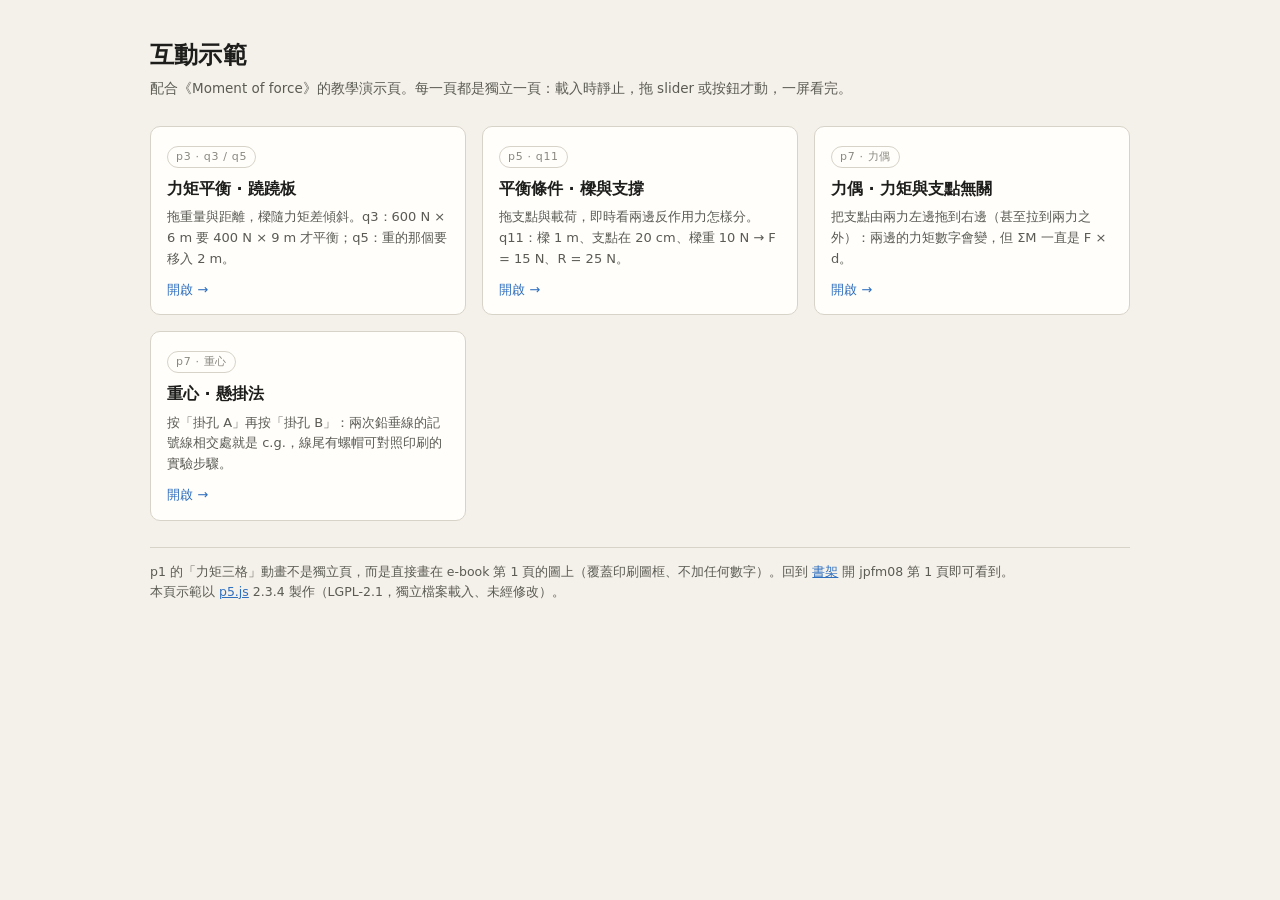
<file: explainers/index.html>
<!doctype html>
<html lang="zh-Hant">
<head>
<meta charset="utf-8">
<meta name="viewport" content="width=device-width,initial-scale=1">
<title>互動示範 · 教學演示頁</title>
<style>
  :root { --ink:#1d1d1b; --ink2:#5b5b54; --line:#d8d3c8; --card:#fffefb; --accent:#2f6fbf; }
  html,body { margin:0; padding:0; background:#f4f1ea; color:var(--ink);
    font:15px/1.6 ui-sans-serif,system-ui,"Segoe UI","PingFang TC","Microsoft JhengHei",sans-serif; }
  main { max-width:980px; margin:0 auto; padding:36px 20px 56px; }
  h1 { font-size:24px; margin:0 0 4px; font-weight:650; letter-spacing:.01em; }
  .sub { color:var(--ink2); margin:0 0 26px; font-size:13.5px; }
  .grid { display:grid; grid-template-columns:repeat(auto-fill,minmax(280px,1fr)); gap:16px; }
  a.card { display:block; text-decoration:none; color:inherit; background:var(--card);
    border:1px solid var(--line); border-radius:10px; padding:16px 16px 14px;
    transition:border-color .15s, transform .15s; }
  a.card:hover { border-color:var(--accent); transform:translateY(-1px); }
  .tag { display:inline-block; font-size:11px; letter-spacing:.06em; color:#8a887f;
    border:1px solid var(--line); border-radius:99px; padding:1px 8px; margin-bottom:8px; }
  .card h2 { font-size:16px; margin:0 0 6px; font-weight:600; }
  .card p { margin:0; color:var(--ink2); font-size:13px; }
  .go { margin-top:10px; font-size:13px; color:var(--accent); }
  .note { margin-top:26px; padding-top:14px; border-top:1px solid var(--line);
    color:var(--ink2); font-size:12.5px; }
  .note a { color:var(--accent); }
  code { font:12px/1.4 ui-monospace,SFMono-Regular,Consolas,monospace; background:#efece4;
    padding:1px 5px; border-radius:4px; }
</style>
</head>
<body>
<main>
  <h1>互動示範</h1>
  <p class="sub">配合《Moment of force》的教學演示頁。每一頁都是獨立一頁：載入時靜止，拖 slider 或按鈕才動，一屏看完。</p>

  <div class="grid">
    <a class="card" href="moment-balance/moment-balance.html">
      <span class="tag">p3 · q3 / q5</span>
      <h2>力矩平衡 · 蹺蹺板</h2>
      <p>拖重量與距離，樑隨力矩差傾斜。q3：600 N × 6 m 要 400 N × 9 m 才平衡；q5：重的那個要移入 2 m。</p>
      <div class="go">開啟 →</div>
    </a>

    <a class="card" href="equilibrium-beam/equilibrium-beam.html">
      <span class="tag">p5 · q11</span>
      <h2>平衡條件 · 樑與支撐</h2>
      <p>拖支點與載荷，即時看兩邊反作用力怎樣分。q11：樑 1 m、支點在 20 cm、樑重 10 N → F = 15 N、R = 25 N。</p>
      <div class="go">開啟 →</div>
    </a>

    <a class="card" href="couple/couple.html">
      <span class="tag">p7 · 力偶</span>
      <h2>力偶 · 力矩與支點無關</h2>
      <p>把支點由兩力左邊拖到右邊（甚至拉到兩力之外）：兩邊的力矩數字會變，但 ΣM 一直是 F × d。</p>
      <div class="go">開啟 →</div>
    </a>

    <a class="card" href="centroid-hang/centroid-hang.html">
      <span class="tag">p7 · 重心</span>
      <h2>重心 · 懸掛法</h2>
      <p>按「掛孔 A」再按「掛孔 B」：兩次鉛垂線的記號線相交處就是 c.g.，線尾有螺帽可對照印刷的實驗步驟。</p>
      <div class="go">開啟 →</div>
    </a>
  </div>

  <p class="note">
    p1 的「力矩三格」動畫不是獨立頁，而是直接畫在 e-book 第 1 頁的圖上（覆蓋印刷圖框、不加任何數字）。回到 <a href="../index.html">書架</a> 開 jpfm08 第 1 頁即可看到。
    <br>本頁示範以 <a href="https://p5js.org" rel="noopener">p5.js</a> 2.3.4 製作（LGPL-2.1，獨立檔案載入、未經修改）。
  </p>
</main>
</body>
</html>
</file>
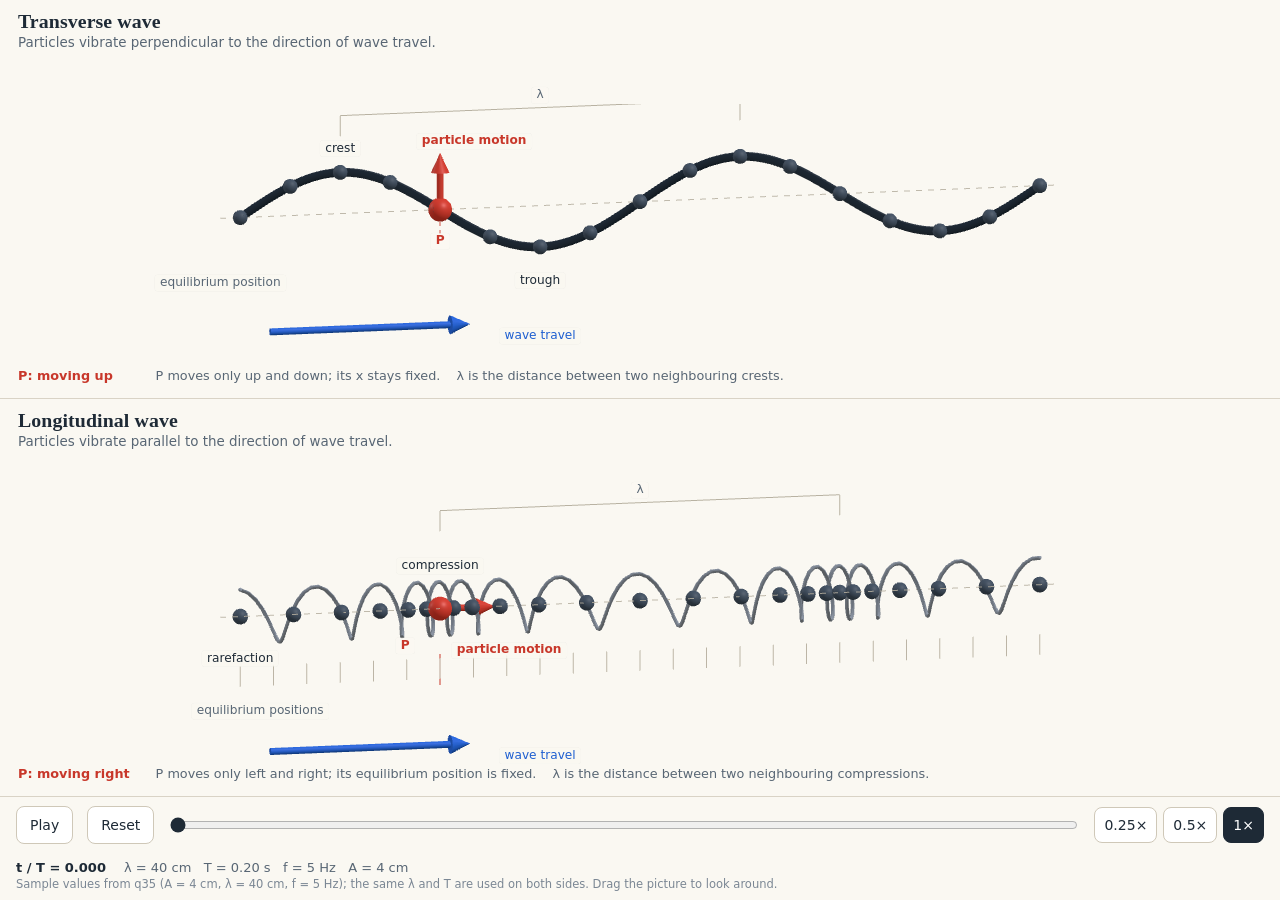
<file: explainers/jpwm01-p01-3d/index.html>
<!doctype html>
<html lang="en">
<head>
<meta charset="utf-8">
<meta name="viewport" content="width=device-width, initial-scale=1, viewport-fit=cover">
<title>Transverse and longitudinal waves — jpwm01 p01</title>
<style>
  :root{
    --paper:#faf8f2;
    --ink:#1e2a36;
    --ink2:#586674;
    --line:#d9d3c6;
    --blue:#1f5fd0;
    --red:#c8372a;
    --bar-h:104px;
    --hdr-h:64px;
    --ftr-h:32px;
    --hdr-pad:10px 18px 4px;
  }
  *{box-sizing:border-box}
  html,body{margin:0;height:100%;background:var(--paper);color:var(--ink);
    font-family:"Segoe UI Variable Text","Segoe UI",system-ui,-apple-system,"Helvetica Neue",Arial,sans-serif;
    -webkit-text-size-adjust:100%;overflow:hidden}
  #app{position:fixed;inset:0;display:flex;flex-direction:column}
  #strips{flex:1 1 auto;min-height:0;display:flex;flex-direction:column;position:relative;z-index:1}
  .strip{flex:1 1 0;min-height:0;display:grid;grid-template-rows:var(--hdr-h) 1fr var(--ftr-h);position:relative}
  .strip + .strip{border-top:1px solid var(--line)}
  .hdr{padding:var(--hdr-pad);pointer-events:none;overflow:hidden}
  .hdr h2{margin:0;font-family:"Times New Roman",Times,serif;font-weight:700;
    font-size:clamp(17px,1.55vw,22px);letter-spacing:.1px}
  .hdr p{margin:2px 0 0;font-size:clamp(12px,1.05vw,15px);color:var(--ink2)}
  .hdr .legend{margin-top:2px;color:var(--ink);font-size:clamp(12px,1.02vw,14px)}
  .view{flex:1 1 auto;min-height:0;position:relative;touch-action:none;cursor:grab;
    -webkit-user-select:none;user-select:none;overflow:hidden}
  .view.drag{cursor:grabbing}
  .ftr{display:flex;flex-wrap:wrap;gap:2px 16px;align-items:baseline;overflow:hidden;
    padding:2px 18px 7px;font-size:clamp(11.5px,1vw,13.5px);color:var(--ink2);pointer-events:none}
  .ftr .state{color:var(--red);font-weight:600;font-variant-numeric:tabular-nums;min-width:9.5em}
  .ftr .note{color:var(--ink2)}
  .lbl{position:absolute;left:0;top:0;transform:translate(-50%,-50%);
    font-size:clamp(11.5px,.95vw,13px);line-height:1.15;white-space:nowrap;
    padding:1px 5px;border-radius:3px;background:rgba(250,248,242,.86);
    color:var(--ink);pointer-events:none;will-change:transform;
    box-shadow:0 0 0 .5px rgba(0,0,0,.04)}
  .lbl.blue{color:var(--blue)}
  .lbl.red{color:var(--red);font-weight:700}
  .lbl.grey{color:var(--ink2)}
  #gl{position:absolute;inset:0;width:100%;height:100%;display:block;z-index:0}
  #bar{flex:0 0 var(--bar-h);position:relative;z-index:2;background:var(--paper);
    border-top:1px solid var(--line);display:flex;align-items:center;gap:14px;
    padding:8px 16px;flex-wrap:wrap}
  #bar button{font:inherit;font-size:14px;color:var(--ink);background:#fff;
    border:1px solid #cfc8b8;border-radius:8px;padding:7px 13px;min-height:38px;
    cursor:pointer;-webkit-tap-highlight-color:transparent}
  #bar button:active{transform:translateY(1px)}
  #bar button.on{background:var(--ink);color:#fff;border-color:var(--ink)}
  #speed{display:flex;gap:6px}
  #speed button{padding:6px 9px;min-height:36px;font-variant-numeric:tabular-nums}
  .slider{flex:1 1 220px;min-width:150px;display:flex;align-items:center}
  #time{width:100%;accent-color:var(--ink);height:28px}
  #readout{display:flex;flex-wrap:wrap;gap:2px 18px;align-items:baseline;
    flex:1 1 100%;font-size:13px;color:var(--ink2);font-variant-numeric:tabular-nums}
  #readout b{color:var(--ink);font-weight:600}
  #tval{color:var(--ink);font-weight:600}
  #readout .src{flex:1 1 100%;font-size:11.5px;color:#7b8794}
  @media (max-width:760px){
    :root{--bar-h:150px;--hdr-pad:8px 12px 2px;--hdr-h:88px;--ftr-h:62px}
    .lam-note{display:none}
    #bar{gap:8px;padding:8px 12px}
    .ftr{padding:2px 12px 7px;gap:2px 10px}
  }
  @media (min-width:761px) and (max-width:1100px){
    :root{--ftr-h:50px}
  }
  @media (max-height:560px) and (min-aspect-ratio:1/1){
    :root{--bar-h:88px}
    .hdr p{display:none}
  }
</style>
</head>
<body>
<div id="app">
  <canvas id="gl" aria-hidden="true"></canvas>
  <div id="strips">
    <section class="strip" id="stripA">
      <div class="hdr">
        <h2>Transverse wave</h2>
        <p>Particles vibrate perpendicular to the direction of wave travel.</p>
      </div>
      <div class="view" id="viewA"></div>
      <div class="ftr">
        <span class="state" id="stateA">P: moving up</span>
        <span class="note">P moves only up and down; its x stays fixed.</span>
        <span class="note lam-note">λ is the distance between two neighbouring crests.</span>
      </div>
    </section>
    <section class="strip" id="stripB">
      <div class="hdr">
        <h2>Longitudinal wave</h2>
        <p>Particles vibrate parallel to the direction of wave travel.</p>
      </div>
      <div class="view" id="viewB"></div>
      <div class="ftr">
        <span class="state" id="stateB">P: moving right</span>
        <span class="note">P moves only left and right; its equilibrium position is fixed.</span>
        <span class="note lam-note">λ is the distance between two neighbouring compressions.</span>
      </div>
    </section>
  </div>
  <div id="bar">
    <button id="play" type="button">Play</button>
    <button id="reset" type="button">Reset</button>
    <div class="slider"><input id="time" type="range" min="0" max="2" step="0.001" value="0" aria-label="time in periods t/T"></div>
    <div id="speed" role="group" aria-label="playback speed">
      <button type="button" data-speed="0.25">0.25×</button>
      <button type="button" data-speed="0.5">0.5×</button>
      <button type="button" data-speed="1" class="on">1×</button>
    </div>
    <div id="readout">
      <span id="tval">t / T = 0.000</span>
      <span>λ = 40 cm&nbsp;&nbsp; T = 0.20 s&nbsp;&nbsp; f = 5 Hz&nbsp;&nbsp; A = 4 cm</span>
      <span class="src">Sample values from q35 (A = 4 cm, λ = 40 cm, f = 5 Hz); the same λ and T are used on both sides. Drag the picture to look around.</span>
    </div>
  </div>
</div>
<script type="module" src="./main.js"></script>
</body>
</html>
</file>
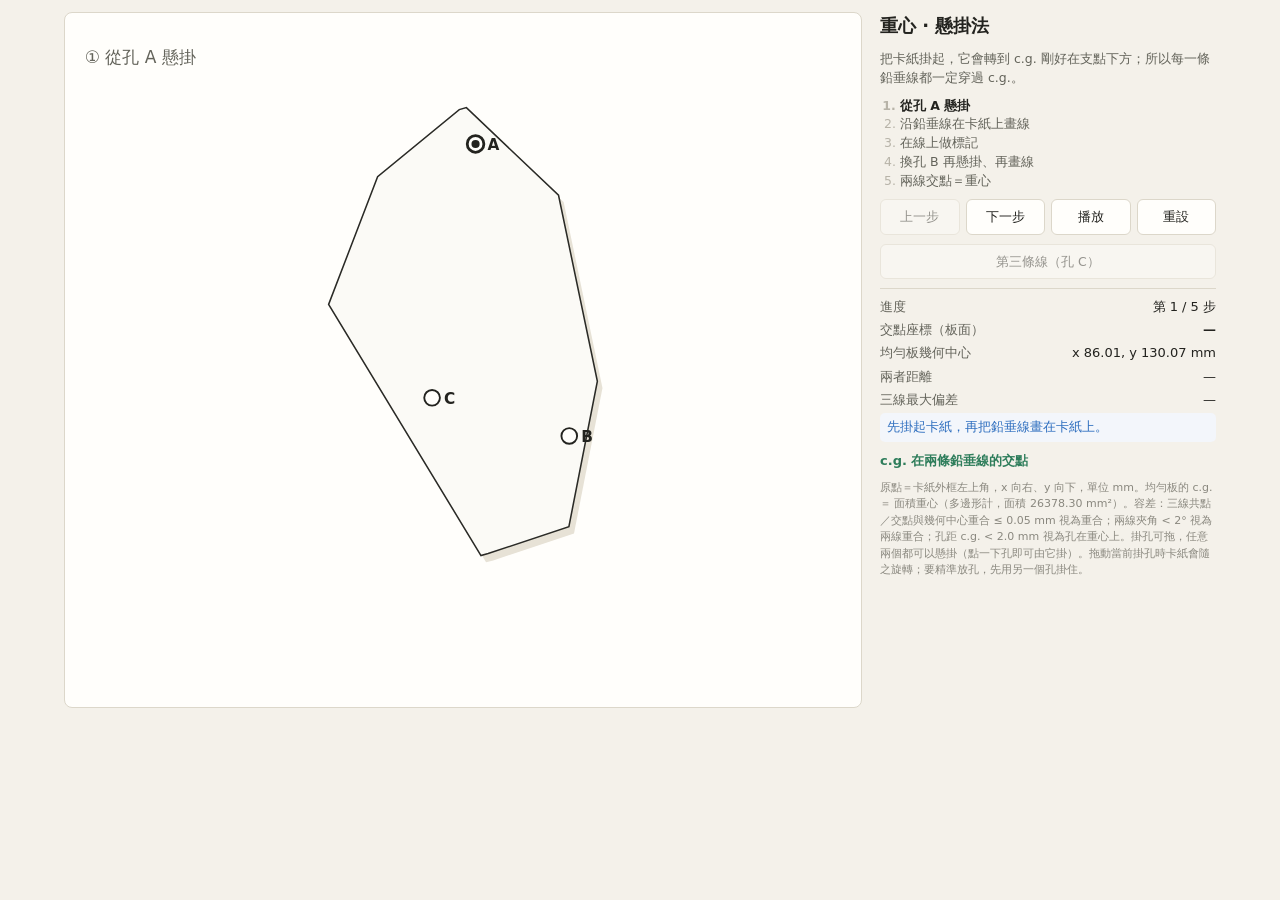
<file: explainers/centroid-hang/centroid-hang.html>
<!doctype html>
<html lang="zh-Hant">
<head>
<meta charset="utf-8">
<meta name="viewport" content="width=device-width,initial-scale=1">
<title>重心 · 懸掛法（jpfm08 p7）</title>
<style>
  :root { --ink:#23231f; --ink2:#63635a; --line:#dcd7ca; --card:#fffefb; --accent:#2f6fbf; --amber:#b47a17; --red:#b03c2c; --green:#2e7d5b; }
  * { box-sizing:border-box; }
  html,body { margin:0; padding:0; background:#f4f1ea; color:var(--ink);
    font:14px/1.55 ui-sans-serif,system-ui,"Segoe UI","PingFang TC","Microsoft JhengHei",sans-serif; }
  .app { display:grid; grid-template-columns:minmax(0,1fr) 336px; gap:18px;
    max-width:1180px; margin:0 auto; padding:12px 14px 10px; }
  .stage { min-width:0; }
  #stage { background:var(--card); border:1px solid var(--line); border-radius:8px; padding:6px; }
  #stage svg { display:block; width:100%; height:auto; touch-action:none; border-radius:4px;
    user-select:none; -webkit-user-select:none; -webkit-touch-callout:none; }
  .panel { display:flex; flex-direction:column; gap:9px; min-width:0; }
  .panel h1 { font-size:18px; margin:0; font-weight:600; }
  .panel p { margin:0; font-size:12.5px; color:var(--ink2); }
  .btns { display:flex; gap:6px; }
  .btns button { flex:1; font:inherit; font-size:12.5px; padding:7px 4px; border-radius:6px;
    border:1px solid var(--line); background:var(--card); color:var(--ink); cursor:pointer; }
  .btns button:hover { background:#f6f3ec; }
  .btns button.on { border-color:var(--accent); color:var(--accent); }
  .btns button:disabled { opacity:.45; cursor:default; }
  .btns button:focus-visible { outline:2px solid var(--accent); outline-offset:1px; }
  .steps { margin:0; padding-left:20px; font-size:12.5px; line-height:1.5; color:var(--ink2); }
  .steps li::marker { color:#b7b3a8; }
  .steps li.now { color:var(--ink); font-weight:600; }
  .steps li.done { color:var(--ink2); }
  .read { border-top:1px solid var(--line); padding-top:8px; display:grid; gap:3px; }
  .read div { display:flex; justify-content:space-between; gap:8px; font-size:13px; font-variant-numeric:tabular-nums; }
  .read span:first-child { color:var(--ink2); }
  .read b { font-weight:500; }
  .read .big b { font-weight:600; }
  .eq { display:block !important; font-size:12.5px; line-height:1.45; font-variant-numeric:tabular-nums;
    padding:5px 7px; border-radius:5px; background:#f3f6fb; color:var(--accent); }
  .eq.warn { background:#fbeeea; color:var(--red); }
  .key { font-size:13px; font-weight:600; color:var(--green); }
  .key.warn { color:var(--red); }
  .small { font-size:11px; color:#8a887f; line-height:1.5; }
  @media (max-width:900px) { .app { grid-template-columns:minmax(0,1fr); } }

  /* 卡紙（paper card） */
  .card { fill:#fbfaf6; stroke:#2a2a26; stroke-width:.9; }
  .card-shadow { fill:#e7e2d6; }
  .mark { stroke:#23231f; stroke-width:1.1; stroke-linecap:round; }
  .plumb { stroke:#2f6fbf; stroke-width:.9; stroke-dasharray:5 4; }
  .hole { fill:#fffefb; stroke:#23231f; stroke-width:1.1; cursor:grab; }
  .hole:hover { stroke:#2f6fbf; }
  .hole-label { font-size:9px; fill:#23231f; font-weight:600; }
  .pin { fill:#23231f; }
  .pin-ring { fill:none; stroke:#23231f; stroke-width:1; }
  .cg-dot { fill:#2e7d5b; }
  .cg-ring { fill:none; stroke:#2e7d5b; stroke-width:.9; }
  .cg-label { font-size:9.5px; fill:#2e7d5b; font-weight:600; }
  .inter { fill:none; stroke:#2e7d5b; stroke-width:1; }
  .cap-text { font-size:10px; fill:#63635a; }
</style>
</head>
<body>
<main class="app">
  <div class="stage"><div id="stage">
    <svg id="fig" viewBox="-230 0 460 400" role="img" aria-label="卡紙懸掛法找重心">
      <defs><clipPath id="cardclip"><path id="clip"/></clipPath></defs>
      <path id="cardShadow" class="card-shadow" d=""/>
      <path id="card" class="card" d=""/>
      <g id="marksG" clip-path="url(#cardclip)"></g>
      <line id="plumb" class="plumb" x1="0" y1="0" x2="0" y2="0"/>
      <g id="holesG"></g>
      <g id="pinG"><circle class="pin" r="2.4"/><circle class="pin-ring" r="5.2"/></g>
      <g id="cgG"></g>
      <text id="cap" class="cap-text" x="-222" y="26"></text>
    </svg>
  </div></div>

  <div class="panel">
    <h1>重心 · 懸掛法</h1>
    <p>把卡紙掛起，它會轉到 c.g. 剛好在支點下方；所以每一條鉛垂線都一定穿過 c.g.。</p>

    <ol class="steps" id="steps">
      <li>從孔 A 懸掛</li>
      <li>沿鉛垂線在卡紙上畫線</li>
      <li>在線上做標記</li>
      <li>換孔 B 再懸掛、再畫線</li>
      <li>兩線交點＝重心</li>
    </ol>

    <div class="btns">
      <button id="prev" type="button">上一步</button>
      <button id="next" type="button">下一步</button>
      <button id="play" type="button">播放</button>
      <button id="reset" type="button">重設</button>
    </div>
    <div class="btns">
      <button id="third" type="button">第三條線（孔 C）</button>
    </div>

    <div class="read">
      <div><span>進度</span><b id="o-step">第 1 / 5 步</b></div>
      <div class="big"><span>交點座標（板面）</span><b id="o-point">—</b></div>
      <div><span>均勻板幾何中心</span><b id="o-cg">—</b></div>
      <div><span>兩者距離</span><b id="o-gap">—</b></div>
      <div><span>三線最大偏差</span><b id="o-dev">—</b></div>
      <div class="eq" id="o-eq">—</div>
    </div>
    <div class="key" id="o-key">c.g. 在兩條鉛垂線的交點</div>
    <div class="small">原點＝卡紙外框左上角，x 向右、y 向下，單位 mm。均勻板的 c.g. ＝ 面積重心（多邊形計，面積 26378.30 mm²）。容差：三線共點／交點與幾何中心重合 ≤ 0.05 mm 視為重合；兩線夾角 &lt; 2° 視為兩線重合；孔距 c.g. &lt; 2.0 mm 視為孔在重心上。掛孔可拖，任意兩個都可以懸掛（點一下孔即可由它掛）。拖動當前掛孔時卡紙會隨之旋轉；要精準放孔，先用另一個孔掛住。</div>
  </div>
</main>

<script type="module">
/* ---------- 卡紙幾何（mm；原點＝外框左上角，x 右、y 下） ---------- */
const RAW = [[-89.5, -199.7], [-59.8, -274.2], [-11.4, -313.0], [-7.2, -314.1],
  [46.2, -262.0], [67.6, -152.6], [49.8, -67.5], [2.2, -52.3], [-2.0, -51.2]];
const BX = Math.min(...RAW.map((p) => p[0])), BY = Math.min(...RAW.map((p) => p[1]));
const CARD = RAW.map(([x, y]) => [x - BX, y - BY]);        // 0..157.1 × 0..262.9 mm

function polyArea(poly) {
  let a = 0;
  for (let i = 0; i < poly.length; i++) {
    const [x0, y0] = poly[i], [x1, y1] = poly[(i + 1) % poly.length];
    a += x0 * y1 - x1 * y0;
  }
  return a / 2;
}
function polyCentroid(poly) {
  let a = 0, cx = 0, cy = 0;
  for (let i = 0; i < poly.length; i++) {
    const [x0, y0] = poly[i], [x1, y1] = poly[(i + 1) % poly.length];
    const cr = x0 * y1 - x1 * y0;
    a += cr; cx += (x0 + x1) * cr; cy += (y0 + y1) * cr;
  }
  a /= 2;
  return [cx / (6 * a), cy / (6 * a)];
}
function inside(poly, [px, py]) {
  let hit = false;
  for (let i = 0, j = poly.length - 1; i < poly.length; j = i++) {
    const [xi, yi] = poly[i], [xj, yj] = poly[j];
    if ((yi > py) !== (yj > py) && px < ((xj - xi) * (py - yi)) / (yj - yi) + xi) hit = !hit;
  }
  return hit;
}

const AREA = Math.abs(polyArea(CARD));
const CG = polyCentroid(CARD);                              // 均勻板的 c.g.（mm）
const BOX = [Math.max(...CARD.map((p) => p[0])), Math.max(...CARD.map((p) => p[1]))];

/* ---------- 狀態 ---------- */
const HOLES = {
  A: { p: [87.4, 21.4], label: 'A' },        // 近上緣
  B: { p: [140.2, 193.4], label: 'B' },      // 右下
  C: { p: [60.0, 170.0], label: 'C' },       // 中左
};
const S = {
  step: 0,            // 0..4 → 顯示第 1..5 步
  hang: 'A',
  marks: [],          // 已畫在卡紙上的孔（A/B/C）
  third: false,       // 第三條線
  playing: false,
  theta: 0, O: [0, 0],  // 由 render 更新：旋轉角與支點在畫面的位置
};

const TOL_COINCIDE_DEG = 2;    // 兩線夾角 < 2° → 視為重合
const TOL_AT_CG_MM = 2.0;      // 孔距 c.g. < 2.0 mm → 視為孔在重心上

const $ = (id) => document.getElementById(id);
const fx = (v) => (Math.abs(v) < 0.005 ? '0.00' : v.toFixed(2));

function setStep(n, { keepMarks = false } = {}) {
  S.step = Math.max(0, Math.min(4, n));
  if (!keepMarks) {
    if (S.step === 0) { S.marks = []; S.hang = 'A'; S.third = false; }
    if (S.step === 1) { S.marks = []; S.hang = 'A'; S.third = false; }
    if (S.step === 2) { S.marks = ['A']; S.hang = 'A'; S.third = false; }
    if (S.step === 3) { S.marks = ['A', 'B']; S.hang = 'B'; S.third = false; }
    if (S.step === 4) { S.marks = ['A', 'B']; S.hang = 'B'; if (!S.third) S.marks = ['A', 'B']; }
  }
  render();
}

/* ---------- 幾何：懸掛 ---------- */
function hangTransform() {
  const H = HOLES[S.hang].p;
  const v = [CG[0] - H[0], CG[1] - H[1]];
  const len = Math.hypot(v[0], v[1]);
  // 孔就在重心上：鉛垂線無法定義，保持上一個角度
  const theta = len > 1e-6 ? Math.atan2(v[0], v[1]) : S.theta;
  const c = Math.cos(theta), s = Math.sin(theta);
  const q = CARD.map(([x, y]) => {
    const dx = x - H[0], dy = y - H[1];
    return [dx * c - dy * s, dx * s + dy * c];
  });
  const x0 = Math.min(...q.map((p) => p[0])), x1 = Math.max(...q.map((p) => p[0]));
  const y0 = Math.min(...q.map((p) => p[1]));
  const O = [-(x0 + x1) / 2, 52 - y0];        // 支點在畫面中的位置
  const world = (p) => {
    const dx = p[0] - H[0], dy = p[1] - H[1];
    return [dx * c - dy * s + O[0], dx * s + dy * c + O[1]];
  };
  const card = (p) => {
    const dx = p[0] - O[0], dy = p[1] - O[1];
    return [dx * c + dy * s + H[0], -dx * s + dy * c + H[1]];   // 反變換（拖曳用）
  };
  S.theta = theta;
  S.O = O;
  return { theta, c, s, O, H, world, card, len };
}

/* ---------- 相交與偏差 ---------- */
function lineOf(holeId) {
  const H = HOLES[holeId].p;
  const d = [CG[0] - H[0], CG[1] - H[1]];
  const L = Math.hypot(d[0], d[1]);
  if (L < 1e-6) return { p: H, d: [0, 1], L: 0 };     // 孔在重心上：無方向
  return { p: H, d: [d[0] / L, d[1] / L], L };
}
function leastSquares(lines) {
  // 最小二乘交點：min Σ (n_i · (X − p_i))^2
  let a = 0, b = 0, c = 0, u = 0, v = 0;
  for (const ln of lines) {
    const n = [-ln.d[1], ln.d[0]];                 // 法向
    a += n[0] * n[0]; b += n[0] * n[1]; c += n[1] * n[1];
    const k = n[0] * ln.p[0] + n[1] * ln.p[1];
    u += n[0] * k; v += n[1] * k;
  }
  const det = a * c - b * b;
  if (Math.abs(det) < 1e-12) return null;
  return [(u * c - v * b) / det, (a * v - b * u) / det];
}
function lineAngleDeg(l1, l2) {
  const dot = Math.abs(l1.d[0] * l2.d[0] + l1.d[1] * l2.d[1]);
  return (Math.acos(Math.min(1, dot)) * 180) / Math.PI;
}

/* ---------- 畫 ---------- */
function pathD(pts) {
  return pts.map((p, i) => (i ? 'L' : 'M') + p[0].toFixed(2) + ' ' + p[1].toFixed(2)).join('') + 'Z';
}

function render() {
  const T = hangTransform();
  const worldCard = CARD.map(T.world);
  const d = pathD(worldCard);
  $('card').setAttribute('d', d);
  $('clip').setAttribute('d', d);
  $('cardShadow').setAttribute('d', pathD(worldCard.map(([x, y]) => [x + 3, y + 4])));

  // 鉛垂線（第 2 步起）：由支點直落到卡紙最低點以下
  const plumb = $('plumb');
  const pin = T.O;
  if (S.step >= 1) {
    const bottom = Math.max(...worldCard.map((p) => p[1]));
    plumb.style.display = '';
    plumb.setAttribute('x1', pin[0]);
    plumb.setAttribute('y1', pin[1]);
    plumb.setAttribute('x2', pin[0]);
    plumb.setAttribute('y2', bottom + 36);
  } else plumb.style.display = 'none';

  // 已畫的線（貼在卡紙上，跟住轉）
  const mg = $('marksG');
  mg.innerHTML = '';
  for (const id of S.marks) {
    const ln = lineOf(id);
    if (ln.L < 0.5) continue;                          // 孔在重心上：冇線可畫
    const a = T.world([ln.p[0] - ln.d[0] * 260, ln.p[1] - ln.d[1] * 260]);
    const b = T.world([ln.p[0] + ln.d[0] * 260, ln.p[1] + ln.d[1] * 260]);
    const el = document.createElementNS('http://www.w3.org/2000/svg', 'line');
    el.setAttribute('class', 'mark');
    el.setAttribute('x1', a[0]); el.setAttribute('y1', a[1]);
    el.setAttribute('x2', b[0]); el.setAttribute('y2', b[1]);
    el.dataset.hole = id;
    mg.append(el);
  }

  // 掛孔（可拖）
  const hg = $('holesG');
  hg.innerHTML = '';
  for (const [id, h] of Object.entries(HOLES)) {
    const w = T.world(h.p);
    const g = document.createElementNS('http://www.w3.org/2000/svg', 'g');
    g.dataset.hole = id;
    g.style.cursor = 'grab';
    const ring = document.createElementNS('http://www.w3.org/2000/svg', 'circle');
    ring.setAttribute('class', 'hole');
    ring.setAttribute('cx', w[0]); ring.setAttribute('cy', w[1]);
    ring.setAttribute('r', 4.6);
    ring.dataset.hole = id;
    ring.dataset.r = '4.6';
    const lbl = document.createElementNS('http://www.w3.org/2000/svg', 'text');
    lbl.setAttribute('class', 'hole-label');
    lbl.setAttribute('x', w[0] + 7);
    lbl.setAttribute('y', w[1] + 3.4);
    lbl.textContent = h.label;
    g.append(ring, lbl);
    hg.append(g);
  }

  // 支點（釘）
  const pinG = $('pinG');
  pinG.setAttribute('transform', `translate(${pin[0]} ${pin[1]})`);

  // c.g. 與交點（第 5 步）
  const cgG = $('cgG');
  cgG.innerHTML = '';
  const marks = S.marks.map(lineOf).filter((ln) => ln.L >= 0.5);
  const drawn = S.marks.length;
  let intersect = null, warn = null;
  if (drawn >= 2) {
    const usedAtCG = S.marks.filter((id) => {
      const h = HOLES[id].p;
      return Math.hypot(h[0] - CG[0], h[1] - CG[1]) < TOL_AT_CG_MM;
    });
    if (usedAtCG.length) warn = '孔在重心上，鉛垂線無法定義，換一個孔';
    else if (marks.length >= 2) {
      let minAng = 90;
      for (let i = 0; i < marks.length; i++) for (let j = i + 1; j < marks.length; j++) minAng = Math.min(minAng, lineAngleDeg(marks[i], marks[j]));
      if (minAng < TOL_COINCIDE_DEG) warn = '兩線重合，未能定點，換一個孔';
      else intersect = leastSquares(marks);
    }
  }
  if (S.step >= 4) {
    const cgW = T.world(CG);
    const outer = document.createElementNS('http://www.w3.org/2000/svg', 'g');
    const ring = document.createElementNS('http://www.w3.org/2000/svg', 'circle');
    ring.setAttribute('class', 'cg-ring');
    ring.setAttribute('cx', cgW[0]); ring.setAttribute('cy', cgW[1]); ring.setAttribute('r', 7);
    const dot = document.createElementNS('http://www.w3.org/2000/svg', 'circle');
    dot.setAttribute('class', 'cg-dot');
    dot.setAttribute('cx', cgW[0]); dot.setAttribute('cy', cgW[1]); dot.setAttribute('r', 3.2);
    dot.dataset.cx = cgW[0]; dot.dataset.cy = cgW[1];
    const lbl = document.createElementNS('http://www.w3.org/2000/svg', 'text');
    lbl.setAttribute('class', 'cg-label');
    lbl.setAttribute('x', cgW[0] + 10); lbl.setAttribute('y', cgW[1] - 6);
    lbl.textContent = 'c.g.';
    outer.append(ring, dot, lbl);
    cgG.append(outer);
  }

  // 讀數
  $('o-step').textContent = `第 ${S.step + 1} / 5 步`;
  const cgTxt = `x ${fx(CG[0])}, y ${fx(CG[1])} mm`;
  $('o-cg').textContent = cgTxt;
  const eq = $('o-eq');
  const key = $('o-key');
  if (drawn < 2) {
    $('o-point').textContent = '—';
    $('o-gap').textContent = '—';
    $('o-dev').textContent = '—';
    eq.classList.remove('warn');
    eq.textContent = S.step === 0 ? '先掛起卡紙，再把鉛垂線畫在卡紙上。' : '再換一個孔掛一次，第二條線才定得出交點。';
    key.classList.remove('warn');
    key.textContent = 'c.g. 在兩條鉛垂線的交點';
  } else if (warn || !intersect) {
    $('o-point').textContent = '未能定點';
    $('o-gap').textContent = '—';
    $('o-dev').textContent = '—';
    eq.classList.add('warn');
    eq.textContent = warn || '兩線重合，未能定點，換一個孔';
    key.classList.add('warn');
    key.textContent = warn || '兩線重合，未能定點，換一個孔';
  } else {
    const gap = Math.hypot(intersect[0] - CG[0], intersect[1] - CG[1]);
    let dev = 0;
    for (const ln of marks) dev = Math.max(dev, Math.abs((intersect[0] - ln.p[0]) * -ln.d[1] + (intersect[1] - ln.p[1]) * ln.d[0]));
    $('o-point').textContent = `x ${fx(intersect[0])}, y ${fx(intersect[1])} mm`;
    $('o-gap').textContent = `${fx(gap)} mm`;
    $('o-dev').textContent = marks.length >= 3 ? `${fx(dev)} mm` : `—（${marks.length} 條線）`;
    eq.classList.remove('warn');
    eq.textContent = marks.length >= 3
      ? `三條鉛垂線共點，交點＝ c.g.（偏差 ${fx(dev)} mm ≤ 0.05 mm 容差）`
      : `交點＝ c.g.（兩線夾角 ${lineAngleDeg(marks[0], marks[1]).toFixed(1)}°）`;
    key.classList.remove('warn');
    key.textContent = marks.length >= 3 ? '三條鉛垂線共點 → c.g.' : 'c.g. 在兩條鉛垂線的交點';
  }

  // 步驟列表高亮
  [...$('steps').children].forEach((li, i) => {
    li.classList.toggle('now', i === S.step);
    li.classList.toggle('done', i < S.step);
  });
  // 第三條線按鈕
  const third = $('third');
  third.disabled = S.step < 3;
  third.classList.toggle('on', S.third);
  third.textContent = S.third ? '收起第三條線' : '第三條線（孔 C）';
  $('prev').disabled = S.step === 0;
  $('next').disabled = S.step === 4;
  $('play').classList.toggle('on', S.playing);
  $('play').textContent = S.playing ? '停止' : '播放';
  const cap = $('cap');
  cap.textContent = ['① 從孔 A 懸掛', '② 沿鉛垂線畫線', '③ 在線上做標記', '④ 換孔 B 再畫一條', '⑤ 交點＝ c.g.'][S.step];
}

/* ---------- 拖掛孔 ---------- */
let drag = null;
const svg = $('fig');
function toScene(evt) {
  const pt = svg.createSVGPoint();
  pt.x = evt.clientX; pt.y = evt.clientY;
  const m = svg.getScreenCTM().inverse();
  const q = pt.matrixTransform(m);
  return [q.x, q.y];
}
svg.addEventListener('pointerdown', (evt) => {
  const id = evt.target && evt.target.dataset ? evt.target.dataset.hole : null;
  if (!id) return;
  evt.preventDefault();
  drag = { id, T: hangTransform(), moved: false };
  svg.setPointerCapture(evt.pointerId);
});
svg.addEventListener('pointermove', (evt) => {
  if (!drag) return;
  evt.preventDefault();
  const p = drag.T.card(toScene(evt));
  const old = HOLES[drag.id].p;
  if (inside(CARD, p)) {
    HOLES[drag.id].p = [Math.min(BOX[0] - 1, Math.max(1, p[0])), Math.min(BOX[1] - 1, Math.max(1, p[1]))];
    if (!inside(CARD, HOLES[drag.id].p)) HOLES[drag.id].p = old;
    drag.moved = true;
    render();
  }
});
svg.addEventListener('pointerup', () => {
  if (!drag) return;
  const d = drag;
  drag = null;
  // 冇拖動＝點一下：由這個孔掛，並（第 2 步之後）在卡紙上多畫一條線
  if (!d.moved) {
    S.hang = d.id;
    if (S.step >= 1 && !S.marks.includes(d.id)) S.marks.push(d.id);
  }
  render();
});
svg.addEventListener('pointercancel', () => { drag = null; });

/* ---------- 控制 ---------- */
$('prev').addEventListener('click', () => { stopPlay(); setStep(S.step - 1); });
$('next').addEventListener('click', () => { stopPlay(); setStep(S.step + 1); });
$('reset').addEventListener('click', () => {
  stopPlay();
  HOLES.A.p = [87.4, 21.4]; HOLES.B.p = [140.2, 193.4]; HOLES.C.p = [60.0, 170.0];
  S.third = false;
  setStep(0);
});
$('third').addEventListener('click', () => {
  S.third = !S.third;
  if (S.third) { S.marks = ['A', 'B', 'C']; S.hang = 'C'; }
  else { S.marks = ['A', 'B']; S.hang = 'B'; }
  render();
});
let timer = null;
function stopPlay() {
  S.playing = false;
  if (timer) { clearTimeout(timer); timer = null; }
  render();
}
$('play').addEventListener('click', () => {
  if (S.playing) { stopPlay(); return; }
  setStep(0);
  S.playing = true;
  const tick = () => {
    if (!S.playing) return;
    if (S.step >= 4) { S.playing = false; render(); return; }
    setStep(S.step + 1);
    timer = setTimeout(tick, 1100);
  };
  render();
  timer = setTimeout(tick, 1100);
});

render();
</script>
</body>
</html>
</file>
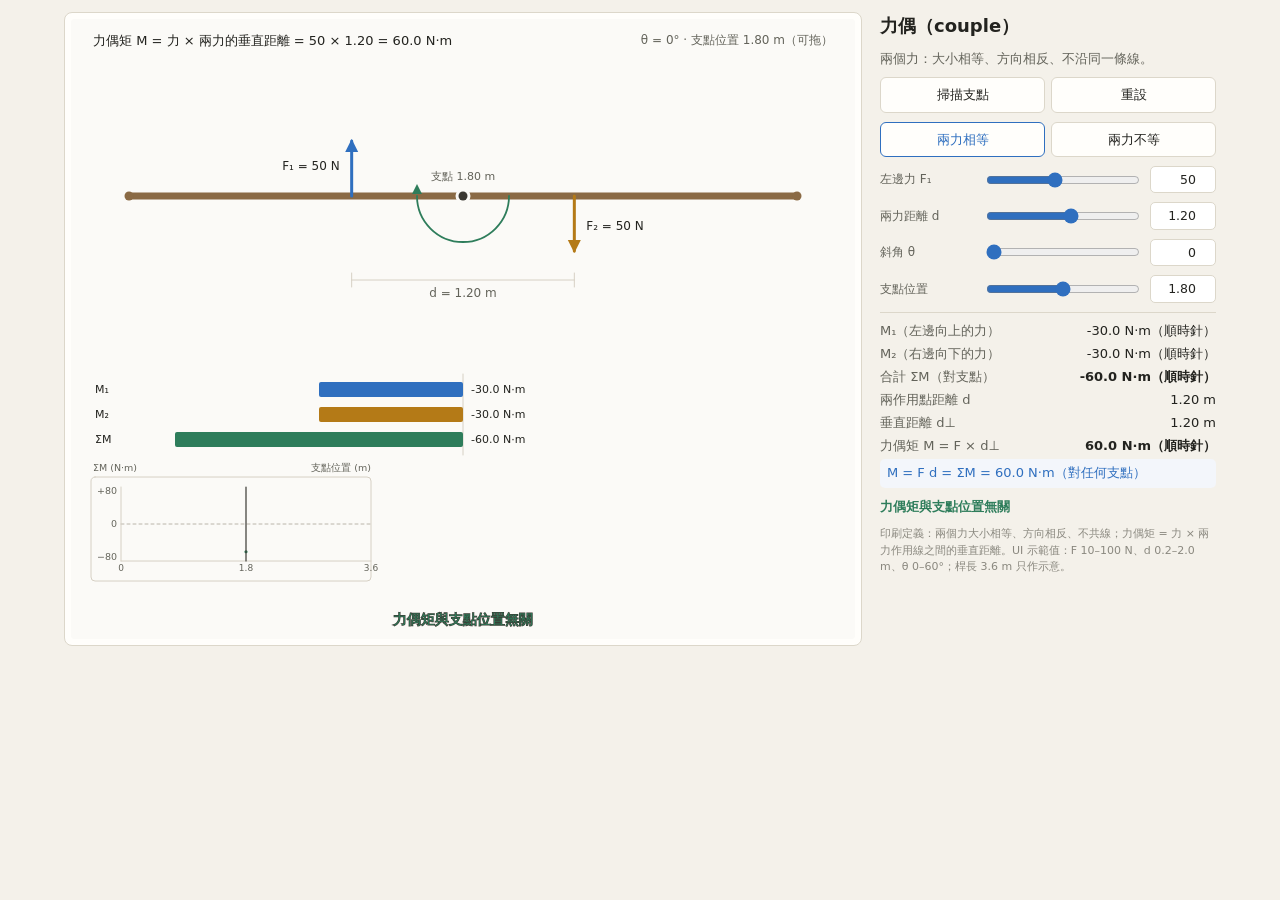
<file: explainers/couple/couple.html>
<!doctype html>
<html lang="zh-Hant">
<head>
<meta charset="utf-8">
<meta name="viewport" content="width=device-width,initial-scale=1">
<title>力偶（couple）· 力偶矩與支點位置無關（jpfm08 p7）</title>
<style>
  :root { --ink:#23231f; --ink2:#63635a; --line:#dcd7ca; --card:#fffefb; --accent:#2f6fbf; --amber:#b47a17; --red:#b03c2c; --green:#2e7d5b; }
  * { box-sizing:border-box; }
  html,body { margin:0; padding:0; background:#f4f1ea; color:var(--ink);
    font:14px/1.55 ui-sans-serif,system-ui,"Segoe UI","PingFang TC","Microsoft JhengHei",sans-serif; }
  .app { display:grid; grid-template-columns:minmax(0,1fr) 336px; gap:18px;
    max-width:1180px; margin:0 auto; padding:12px 14px 10px; }
  .stage { min-width:0; }
  #stage { background:var(--card); border:1px solid var(--line); border-radius:8px;
    padding:6px; touch-action:none; cursor:ew-resize; }
  #canvas-holder { display:block; line-height:0; }
  #canvas-holder canvas { display:block; width:100% !important; height:auto !important; border-radius:4px; }
  .panel { display:flex; flex-direction:column; gap:9px; min-width:0; }
  .panel h1 { font-size:18px; margin:0; font-weight:600; }
  .panel p { margin:0; font-size:12.5px; color:var(--ink2); }
  .btns { display:flex; gap:6px; }
  .btns button { flex:1; font:inherit; font-size:12.5px; padding:7px 4px; border-radius:6px;
    border:1px solid var(--line); background:var(--card); color:var(--ink); cursor:pointer; }
  .btns button:hover { background:#f6f3ec; }
  .btns button.on { border-color:var(--accent); color:var(--accent); }
  .btns button:focus-visible { outline:2px solid var(--accent); outline-offset:1px; }
  .row { display:flex; align-items:center; gap:8px; }
  .row label { width:96px; flex:none; color:var(--ink2); font-size:12px; }
  .row input[type=range] { flex:1; min-width:0; accent-color:var(--accent); height:18px; }
  .row .val { width:66px; flex:none; text-align:right; font:inherit; font-size:12.5px;
    font-variant-numeric:tabular-nums; padding:3px 4px; border:1px solid var(--line); border-radius:5px;
    background:#fff; color:var(--ink); }
  .row.hide { display:none; }
  .read { border-top:1px solid var(--line); padding-top:8px; display:grid; gap:3px; }
  .read div { display:flex; justify-content:space-between; gap:8px; font-size:13px; font-variant-numeric:tabular-nums; }
  .read span:first-child { color:var(--ink2); }
  .read b { font-weight:500; }
  .read .big b { font-weight:600; }
  .eq { display:block !important; font-size:12.5px; line-height:1.45; font-variant-numeric:tabular-nums;
    padding:5px 7px; border-radius:5px; background:#f3f6fb; color:var(--accent); }
  .eq.warn { background:#fbeeea; color:var(--red); }
  .key { font-size:13px; font-weight:600; color:var(--green); }
  .key.warn { color:var(--red); }
  .small { font-size:11px; color:#8a887f; line-height:1.5; }
  @media (max-width:900px) { .app { grid-template-columns:minmax(0,1fr); } }
</style>
</head>
<body>
<main class="app">
  <div class="stage"><div id="stage"><div id="canvas-holder"></div></div></div>

  <div class="panel">
    <h1>力偶（couple）</h1>
    <p>兩個力：大小相等、方向相反、不沿同一條線。</p>

    <div class="btns">
      <button id="scan" type="button">掃描支點</button>
      <button id="reset" type="button">重設</button>
    </div>
    <div class="btns">
      <button id="eq-on" type="button" class="on">兩力相等</button>
      <button id="eq-off" type="button">兩力不等</button>
    </div>

    <div class="row">
      <label for="f1">左邊力 F₁</label>
      <input id="f1" type="range" min="10" max="100" step="1" value="50">
      <input class="val" id="f1-n" type="number" min="10" max="100" step="1" value="50" aria-label="F₁ 數值">
    </div>
    <div class="row hide" id="row-f2">
      <label for="f2">右邊力 F₂</label>
      <input id="f2" type="range" min="10" max="100" step="1" value="50">
      <input class="val" id="f2-n" type="number" min="10" max="100" step="1" value="50" aria-label="F₂ 數值">
    </div>
    <div class="row">
      <label for="d">兩力距離 d</label>
      <input id="d" type="range" min="0.2" max="2" step="0.05" value="1.2">
      <input class="val" id="d-n" type="number" min="0.2" max="2" step="0.05" value="1.2" aria-label="d 數值">
    </div>
    <div class="row">
      <label for="deg">斜角 θ</label>
      <input id="deg" type="range" min="0" max="60" step="1" value="0">
      <input class="val" id="deg-n" type="number" min="0" max="60" step="1" value="0" aria-label="θ 數值">
    </div>
    <div class="row">
      <label for="pivot">支點位置</label>
      <input id="pivot" type="range" min="0" max="3.6" step="0.05" value="1.8">
      <input class="val" id="pivot-n" type="number" min="0" max="3.6" step="0.05" value="1.8" aria-label="支點位置數值">
    </div>

    <div class="read">
      <div><span>M₁（左邊向上的力）</span><b id="o-m1">—</b></div>
      <div><span>M₂（右邊向下的力）</span><b id="o-m2">—</b></div>
      <div class="big"><span>合計 ΣM（對支點）</span><b id="o-sum">—</b></div>
      <div><span>兩作用點距離 d</span><b id="o-d">—</b></div>
      <div><span>垂直距離 d⊥</span><b id="o-dperp">—</b></div>
      <div class="big"><span>力偶矩 M = F × d⊥</span><b id="o-m">—</b></div>
      <div class="eq" id="o-eq">—</div>
    </div>
    <div class="key" id="o-key">力偶矩與支點位置無關</div>
    <div class="small">印刷定義：兩個力大小相等、方向相反、不共線；力偶矩 = 力 × 兩力作用線之間的垂直距離。UI 示範值：F 10–100 N、d 0.2–2.0 m、θ 0–60°；桿長 3.6 m 只作示意。</div>
  </div>
</main>

<script src="../p5.min.js"></script>
<script>
// 印刷只有定義與 M = F × d；下面 F 10–100、d 0.2–2.0、50、1.2、θ 0–60° 係 UI 示範值。
const L = 3.6;                       // 桿長（示意框，唔係印刷數值）
const PAD = 58;
const SCAN_MS = 2500;                // 掃描支點全程約 2.5 s
const C = {
  paper: [251, 250, 247], ink: [35, 35, 31], ink2: [99, 99, 90], line: [214, 208, 196],
  up: [47, 111, 191], down: [180, 122, 23], pivot: [58, 56, 50], green: [46, 125, 91],
  red: [176, 60, 44], faint: [186, 181, 170], perp: [124, 92, 168],
};
const S = {
  F1: 50, F2: 50, d: 1.2, pivot: 1.8, deg: 0, equal: true,
  scanning: false, scanT0: 0, resumeAt: null, trace: [],
};

// 同 centroid-hang 一致的數值格式：力矩 1 個小數位、長度 2 個小數位、力整數。
const mom = (v) => (Math.abs(v) < 0.05 ? '0.0' : (v > 0 ? '+' : '') + v.toFixed(1));
const momAbs = (v) => (Math.abs(v) < 0.05 ? '0.0' : Math.abs(v).toFixed(1));
const len2 = (v) => v.toFixed(2);
const deg0 = (v) => Math.round(v) + '°';
const sense = (v) => (v > 0.05 ? '逆時針' : v < -0.05 ? '順時針' : '無力矩');

const theta = () => (S.deg * Math.PI) / 180;
const xA = () => L / 2 - S.d / 2;        // 左邊向上的力
const xB = () => L / 2 + S.d / 2;        // 右邊向下的力
const FA = () => S.F1;
const FB = () => (S.equal ? S.F1 : S.F2);

function calc() {
  const th = theta();
  const c = Math.cos(th), s = Math.sin(th);
  const xa = xA(), xb = xB(), p = S.pivot;
  const Fa = FA(), Fb = FB();
  // 對支點 (p, 0) 取矩，逆時針為正：兩力都斜 θ，力的 y 分量 = F cos θ
  const m1 = (xa - p) * Fa * c;
  const m2 = -(xb - p) * Fb * c;
  const sum = m1 + m2;
  const dPerp = S.d * c;                 // 兩條作用線之間的垂直距離
  const M = Fa * dPerp;                  // 力偶矩（相等時 F₁ = F₂，就是 F × d⊥）
  return { th, c, s, xa, xb, p, Fa, Fb, m1, m2, sum, dPerp, M };
}

/* ---------- DOM ---------- */
const el = (id) => document.getElementById(id);
const fmtM = (v) => (Math.abs(v) < 0.05 ? '0.0 N·m（' + sense(v) + '）' : mom(v) + ' N·m（' + sense(v) + '）');

function syncUI() {
  const r = calc();
  el('o-m1').textContent = fmtM(r.m1);
  el('o-m2').textContent = fmtM(r.m2);
  el('o-sum').textContent = fmtM(r.sum);
  el('o-d').textContent = len2(S.d) + ' m';
  el('o-dperp').textContent = len2(r.dPerp) + ' m';
  el('o-m').textContent = momAbs(r.M) + ' N·m（' + sense(r.sum) + '）';
  el('f1-n').value = String(S.F1);
  el('d-n').value = S.d.toFixed(2);
  el('deg-n').value = String(S.deg);
  el('pivot-n').value = S.pivot.toFixed(2);
  el('f1').value = String(S.F1);
  el('d').value = String(S.d);
  el('deg').value = String(S.deg);
  el('pivot').value = String(Math.round(S.pivot * 20) / 20);
  el('row-f2').classList.toggle('hide', S.equal);
  el('f2-n').value = String(S.F2);
  el('f2').value = String(S.F2);
  el('eq-on').classList.toggle('on', S.equal);
  el('eq-off').classList.toggle('on', !S.equal);
  el('scan').classList.toggle('on', S.scanning);
  el('scan').textContent = S.scanning ? '暫停掃描' : '掃描支點';

  // A5 等式行
  const eq = el('o-eq');
  if (S.equal) {
    const name = S.deg > 0.5 ? 'd⊥' : 'd';
    eq.classList.remove('warn');
    eq.textContent = 'M = F ' + name + ' = ΣM = ' + momAbs(r.sum) + ' N·m（對任何支點）';
  } else {
    eq.classList.add('warn');
    eq.textContent = 'M = F₁ d⊥ = ' + momAbs(r.M) + ' N·m ≠ ΣM = ' + mom(r.sum) + ' N·m'
      + '（兩力不等 → 不是力偶，ΣM 隨支點改變）';
  }
  const key = el('o-key');
  key.classList.toggle('warn', !S.equal);
  key.textContent = S.equal ? '力偶矩與支點位置無關' : '兩力不等：ΣM 隨支點位置改變，不是力偶矩';

  // A2 逐點記錄（任何方式改支點都會記）
  if (!S.trace.length || Math.abs(S.trace[S.trace.length - 1].p - S.pivot) > 0.015) {
    S.trace.push({ p: S.pivot, sum: r.sum });
    if (S.trace.length > 900) S.trace.shift();
  }
}

function sync() {
  syncUI();
  if (typeof redraw === 'function') redraw();
}

function resetShape() {
  S.trace = [];
}

/* ---------- 畫布尺寸 ---------- */
function canvasSize() {
  const holder = el('canvas-holder');
  const w = Math.max(320, Math.floor(holder.clientWidth || 800));
  const h = Math.max(470, Math.min(620, window.innerHeight - 200, Math.round(w * 0.66) + 190));
  return { w, h };
}

function setup() {
  const { w, h } = canvasSize();
  createCanvas(w, h).parent('canvas-holder');
  noLoop();
  textFont('system-ui, sans-serif');
  sync();
}

function windowResized() {
  const { w, h } = canvasSize();
  resizeCanvas(w, h);
  sync();
}

/* ---------- 繪圖 ---------- */
let view = { ppm: 1, rowY: 0, padX: PAD };

function arrow(ax, ay, ux, uy, len, colour, label, side) {
  const tx = ax + ux * len, ty = ay + uy * len;
  stroke(...colour); strokeWeight(3); strokeCap(ROUND);
  line(ax, ay, tx, ty);
  noStroke(); fill(...colour);
  const nx = -uy, ny = ux, hh = 11, hw = 6.5;
  triangle(tx + ux * 2, ty + uy * 2,
    tx - ux * hh + nx * hw, ty - uy * hh + ny * hw,
    tx - ux * hh - nx * hw, ty - uy * hh - ny * hw);
  if (label) {
    // 標籤貼在箭桿旁邊（左邊力放左、右邊力放右），唔會撞下面的尺寸線
    fill(...C.ink); textSize(12);
    if (side < 0) { textAlign(RIGHT, CENTER); text(label, ax - 12, ay + uy * len * 0.55); }
    else { textAlign(LEFT, CENTER); text(label, ax + 12, ay + uy * len * 0.55); }
  }
}

function rightAngle(cx, cy, ux, uy, vx, vy, s) {
  noFill(); stroke(...C.ink2); strokeWeight(1.2);
  const ax = cx + ux * s, ay = cy + uy * s;
  const bx = ax + vx * s, by = ay + vy * s;
  const dx = cx + vx * s, dy = cy + vy * s;
  beginShape(); vertex(ax, ay); vertex(bx, by); vertex(dx, dy); endShape();
}

// 每一格：先推進掃描（只改狀態與讀數，唔喺 draw 內再叫 redraw），再畫
function draw() {
  if (S.scanning) {
    const k = Math.min(1, (performance.now() - S.scanT0) / SCAN_MS);
    S.pivot = Math.round(k * L * 100) / 100;
    if (k >= 1) { S.scanning = false; noLoop(); }
    syncUI();
  }
  drawScene();
}

function drawScene() {
  const W = width, H = height;
  const r = calc();
  const ppm = (W - PAD * 2) / L;
  const rodY = Math.round(H * 0.285);
  view = { ppm, rowY: rodY, padX: PAD };
  const px = (x) => PAD + x * ppm;

  background(...C.paper);

  const ux = r.s, uy = -r.c;              // 螢幕方向：向上（左邊力）；右邊力相反
  const nx = r.c, ny = r.s;               // 垂直於作用線（螢幕）

  // 桿
  stroke(138, 106, 69); strokeWeight(7); strokeCap(ROUND);
  line(px(0), rodY, px(L), rodY);
  noStroke(); fill(138, 106, 69);
  circle(px(0), rodY, 9); circle(px(L), rodY, 9);

  const ax = px(r.xa), bx = px(r.xb);
  const lenA = 26 + 58 * (r.Fa / 100);
  const lenB = 26 + 58 * (r.Fb / 100);

  // 作用線（斜的時候畫出來，兩條平行）
  if (S.deg > 0.5) {
    stroke(...C.faint); strokeWeight(1); drawingContext.setLineDash([5, 5]);
    for (const x of [ax, bx]) line(x - ux * 120, rodY - uy * 120, x + ux * 150, rodY + uy * 150);
    drawingContext.setLineDash([]);
  }

  // 兩支力
  arrow(ax, rodY, ux, uy, lenA, C.up, 'F₁ = ' + r.Fa + ' N', -1);
  arrow(bx, rodY, -ux, -uy, lenB, C.down, 'F₂ = ' + r.Fb + ' N', +1);

  // d⊥：由 A 垂直量到 B 的作用線，兩端畫直角（θ = 0 時 d⊥ 就是桿上的 d，唔重複畫）
  if (S.deg > 0.5) {
    const dPerpPx = (bx - ax) * r.c;
    const fx = ax + nx * dPerpPx, fy = rodY + ny * dPerpPx;
    stroke(...C.perp); strokeWeight(1.6); drawingContext.setLineDash([6, 4]);
    line(ax, rodY, fx, fy);
    drawingContext.setLineDash([]);
    rightAngle(ax, rodY, ux, uy, nx, ny, 9);
    rightAngle(fx, fy, ux, uy, -nx, -ny, 9);
    noStroke(); fill(...C.perp); textAlign(CENTER, CENTER); textSize(12);
    text('d⊥ = ' + len2(r.dPerp) + ' m', (ax + fx) / 2 + nx * 26, (rodY + fy) / 2 + ny * 26);
  }

  // 兩作用點距離 d（沿桿，畫在桿下）
  const dY = rodY + (S.deg > 0.5 ? 112 : 84);
  stroke(...C.line); strokeWeight(1);
  line(ax, dY, bx, dY);
  for (const x of [ax, bx]) line(x, dY - 7, x, dY + 7);
  noStroke(); fill(...C.ink2); textAlign(CENTER, TOP); textSize(12);
  text((S.deg > 0.5 ? '作用點距離 d = ' : 'd = ') + len2(S.d) + ' m', (ax + bx) / 2, dY + 8);

  // 支點（可拖）
  const pvx = px(S.pivot);
  noStroke(); fill(...C.paper); circle(pvx, rodY, 15);
  fill(...C.pivot); circle(pvx, rodY, 9);
  fill(...C.ink2); textAlign(CENTER, BOTTOM); textSize(11);
  text('支點 ' + len2(S.pivot) + ' m', pvx, rodY - 13);

  // 轉向（順時針 = 右邊沉）：畫在桿下，箭咀指向上，唔會蓋住「支點」標籤
  const rad = 46;
  noFill(); stroke(...C.green); strokeWeight(1.8);
  arc(pvx, rodY, rad * 2, rad * 2, 0, PI);
  noStroke(); fill(...C.green);
  triangle(pvx - rad - 5, rodY - 2, pvx - rad + 5, rodY - 2, pvx - rad, rodY - 12);

  // 頂部：定義式
  noStroke();
  const dist = S.deg > 0.5 ? len2(r.dPerp) : len2(S.d);
  const topLine = S.equal
    ? '力偶矩 M = 力 × ' + (S.deg > 0.5 ? '作用線間垂直距離' : '兩力的垂直距離') + ' = ' + r.Fa + ' × ' + dist + ' = ' + momAbs(r.M) + ' N·m'
    : 'M = F₁ × d⊥ = ' + r.Fa + ' × ' + dist + ' = ' + momAbs(r.M) + ' N·m（兩力不等：不是力偶）';
  if (W < 640) {
    textAlign(LEFT, TOP); textSize(12); fill(...C.ink);
    text(topLine, 16, 10);
    textSize(11); fill(...C.ink2);
    text('θ = ' + deg0(S.deg) + ' · 支點 ' + len2(S.pivot) + ' m', 16, 28);
  } else {
    textAlign(LEFT, TOP); textSize(13); fill(...C.ink);
    text(topLine, 22, 16);
    textAlign(RIGHT, TOP); textSize(12); fill(...C.ink2);
    text('θ = ' + deg0(S.deg) + ' · 支點位置 ' + len2(S.pivot) + ' m（可拖）', W - 22, 16);
  }

  // 力矩條 M₁ / M₂ / ΣM
  const maxAbs = Math.max(Math.abs(r.m1), Math.abs(r.m2), Math.abs(r.sum), 1);
  const scale = (W / 2 - 104) / maxAbs;
  const zeroX = W / 2;
  const barTop = Math.round(H * 0.585);
  const barH = 15, gap = 25;
  stroke(...C.line); strokeWeight(1);
  line(zeroX, barTop - 8, zeroX, barTop + 2 * gap + barH + 8);
  for (const [i, row] of [
    { label: 'M₁', v: r.m1, colour: C.up },
    { label: 'M₂', v: r.m2, colour: C.down },
    { label: 'ΣM', v: r.sum, colour: C.green },
  ].entries()) {
    const y = barTop + i * gap;
    const w = row.v * scale;
    noStroke(); fill(...row.colour);
    if (w >= 0) rect(zeroX, y, Math.max(1.5, w), barH, 2);
    else rect(zeroX + w, y, Math.max(1.5, -w), barH, 2);
    fill(...C.ink); textAlign(LEFT, CENTER); textSize(11);
    text(row.label, 24, y + barH / 2);
    textAlign(w >= 0 ? RIGHT : LEFT, CENTER);
    text(mom(row.v) + ' N·m', w >= 0 ? zeroX - 8 : zeroX + 8, y + barH / 2);
  }

  // A2：ΣM 對支點位置的小圖
  drawTrace(W, H, r, barTop + 2 * gap + barH + 30);

  // 底部：核心句
  textAlign(CENTER, BOTTOM); textSize(14);
  fill(...(S.equal ? C.green : C.red));
  text(S.equal ? '力偶矩與支點位置無關' : '兩力不等就不是力偶：ΣM 隨支點改變', W / 2, H - 12);
}

function drawTrace(W, H, r, top) {
  const boxW = Math.min(280, Math.max(210, W * 0.42));
  const boxH = Math.min(104, Math.max(74, H - top - 40));
  const x0 = 20, y0 = Math.min(top, H - boxH - 34);
  const plotL = x0 + 30, plotR = x0 + boxW, plotT = y0 + 10, plotB = y0 + boxH - 20;
  const midY = (plotT + plotB) / 2;

  // 圖名放在框外（上面），框內只留刻度和線
  noStroke(); fill(...C.ink2); textSize(9.5);
  textAlign(LEFT, BOTTOM); text('ΣM (N·m)', x0 + 2, y0 - 4);
  textAlign(RIGHT, BOTTOM); text('支點位置 (m)', plotR, y0 - 4);

  stroke(...C.line); strokeWeight(1);
  noFill(); rect(x0, y0, boxW, boxH, 4);

  const maxV = Math.max(20, ...S.trace.map((t) => Math.abs(t.sum)), Math.abs(r.sum));
  const yMax = 20 * Math.ceil(maxV / 20 + 0.4);
  const mx = (p) => plotL + (p / L) * (plotR - plotL);
  const my = (v) => midY - (v / yMax) * ((plotB - plotT) / 2);

  // 零線
  stroke(...C.faint); strokeWeight(1); drawingContext.setLineDash([3, 3]);
  line(plotL, midY, plotR, midY);
  drawingContext.setLineDash([]);
  // 座標軸
  stroke(...C.line);
  line(plotL, plotT, plotL, plotB);
  line(plotL, plotB, plotR, plotB);
  noStroke(); fill(...C.ink2); textSize(9.5);
  textAlign(RIGHT, CENTER); text('+' + yMax, plotL - 4, plotT + 4);
  textAlign(RIGHT, CENTER); text('0', plotL - 4, midY);
  textAlign(RIGHT, CENTER); text('−' + yMax, plotL - 4, plotB - 4);
  textAlign(CENTER, TOP); textSize(9);
  text('0', plotL, plotB + 3); text('1.8', mx(1.8), plotB + 3); text('3.6', plotR, plotB + 3);

  // 逐點（掃描或拖支點時累積）：點連成線，只畫掃過的範圍
  if (S.trace.length > 1) {
    stroke(...C.green); strokeWeight(1.6); noFill();
    drawingContext.setLineDash([]);
    beginShape();
    for (const t of S.trace) vertex(mx(t.p), my(t.sum));
    endShape();
  }
  noStroke(); fill(...C.green);
  for (const t of S.trace) circle(mx(t.p), my(t.sum), 3.2);

  // 現在位置
  stroke(...C.pivot); strokeWeight(1.2);
  line(mx(S.pivot), plotT, mx(S.pivot), plotB);
}

/* ---------- 互動 ---------- */
function setPivotFromMouse() {
  const x = Math.min(L, Math.max(0, (mouseX - view.padX) / view.ppm));
  S.pivot = Math.round(x * 20) / 20;
  sync();
}

function mousePressed() { stopScan(); setPivotFromMouse(); }
function mouseDragged() { setPivotFromMouse(); }

function startScan() {
  // 首次按：由左端掃到右端；中途暫停後再按，就由暫停位置續掃
  const from = (S.resumeAt != null && S.resumeAt > 0.005 && S.resumeAt < L - 0.005) ? S.resumeAt : 0;
  if (from === 0) { S.pivot = 0; S.trace = []; }
  S.resumeAt = null;
  S.scanning = true;
  S.scanT0 = performance.now() - (from / L) * SCAN_MS;
  sync();
  loop();
}

function stopScan() {
  if (!S.scanning) return;
  S.scanning = false;
  S.resumeAt = S.pivot;
  noLoop();
  sync();
}

el('scan').addEventListener('click', () => (S.scanning ? stopScan() : startScan()));
el('reset').addEventListener('click', () => {
  S.resumeAt = null;
  stopScan();
  S.F1 = 50; S.F2 = 50; S.d = 1.2; S.pivot = 1.8; S.deg = 0; S.equal = true;
  resetShape();
  sync();
});
el('eq-on').addEventListener('click', () => { S.resumeAt = null; S.equal = true; resetShape(); sync(); });
el('eq-off').addEventListener('click', () => { S.resumeAt = null; S.equal = false; resetShape(); sync(); });

const bindSlider = (id, key, after) => {
  el(id).addEventListener('input', (e) => {
    S.resumeAt = null;
    S[key] = Number(e.target.value);
    if (after) after();
    resetShape();
    sync();
  });
};
bindSlider('f1', 'F1', () => { if (S.equal) S.F2 = S.F1; });
bindSlider('f2', 'F2');
bindSlider('d', 'd');
bindSlider('deg', 'deg');
bindSlider('pivot', 'pivot', () => stopScan());

const bindNumber = (id, key, min, max, step, after) => {
  const apply = () => {
    const raw = Number(el(id).value);
    if (!Number.isFinite(raw)) { syncUI(); return; }
    let v = Math.min(max, Math.max(min, raw));
    v = Math.round(v / step) * step;
    v = Math.min(max, Math.max(min, Number(v.toFixed(4))));
    S.resumeAt = null;
    S[key] = v;
    if (after) after();
    resetShape();
    sync();
  };
  el(id).addEventListener('change', apply);
  el(id).addEventListener('blur', apply);
};
bindNumber('f1-n', 'F1', 10, 100, 1, () => { if (S.equal) S.F2 = S.F1; });
bindNumber('f2-n', 'F2', 10, 100, 1);
bindNumber('d-n', 'd', 0.2, 2, 0.05);
bindNumber('deg-n', 'deg', 0, 60, 1);
bindNumber('pivot-n', 'pivot', 0, 3.6, 0.05, () => stopScan());

sync();
</script>
</body>
</html>
</file>
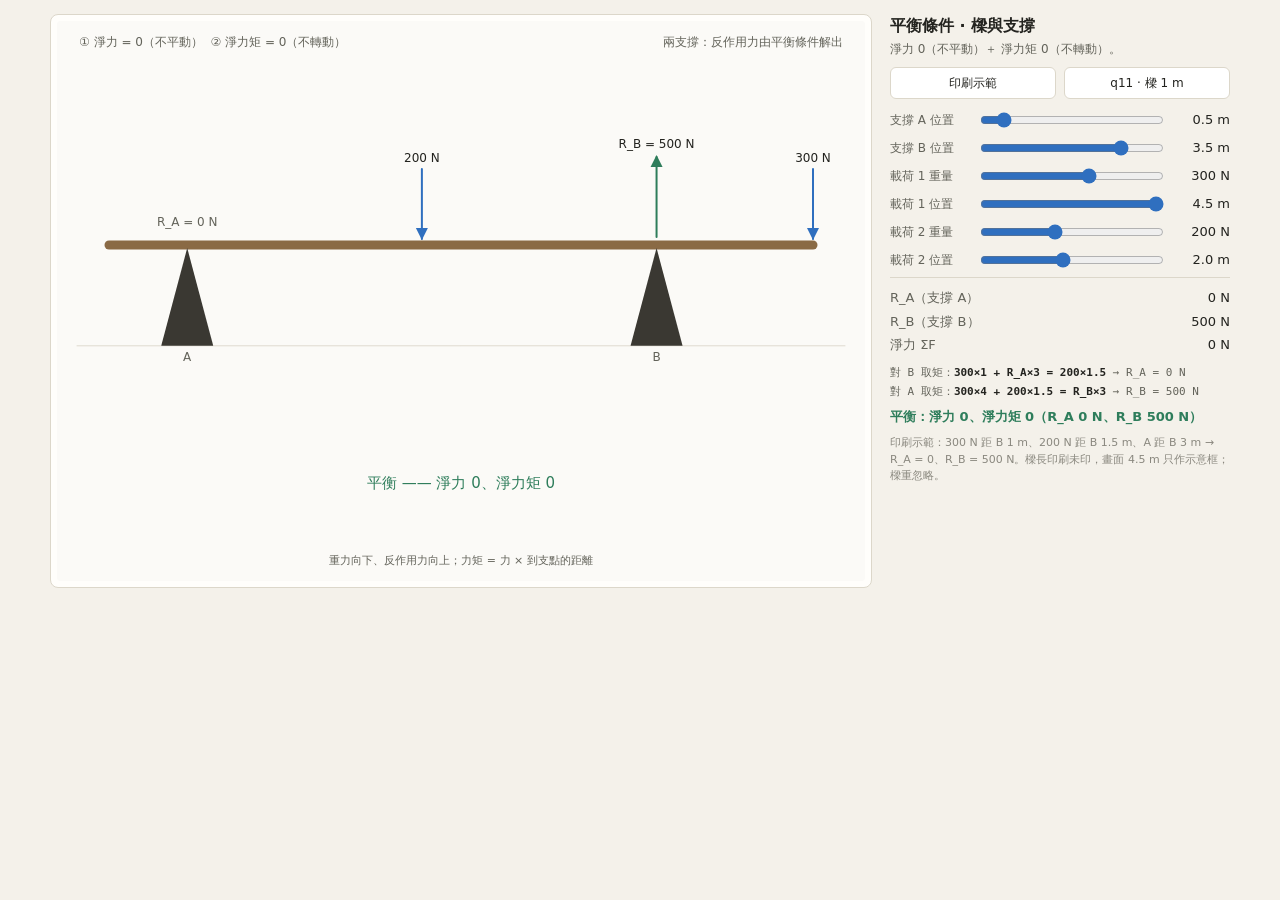
<file: explainers/equilibrium-beam/equilibrium-beam.html>
<!doctype html>
<html lang="zh-Hant">
<head>
<meta charset="utf-8">
<meta name="viewport" content="width=device-width,initial-scale=1">
<title>平衡條件 · 樑與支撐（jpfm08 p5）</title>
<style>
  :root { --ink:#23231f; --ink2:#63635a; --line:#dcd7ca; --card:#fffefb; --accent:#2f6fbf; --amber:#b47a17; --red:#b03c2c; --green:#2e7d5b; }
  html,body { margin:0; padding:0; background:#f4f1ea; color:var(--ink);
    font:14px/1.5 ui-sans-serif,system-ui,"Segoe UI","PingFang TC","Microsoft JhengHei",sans-serif; }
  #app { display:grid; grid-template-columns:minmax(0,1fr) 340px; gap:18px;
    max-width:1180px; margin:0 auto; padding:14px 16px 10px; }
  #stage { background:var(--card); border:1px solid var(--line); border-radius:8px;
    padding:6px; touch-action:none; min-width:0; }
  #canvas-holder { display:block; line-height:0; }
  #canvas-holder canvas { display:block; width:100% !important; height:auto !important; border-radius:4px; }
  h1 { font-size:16px; margin:0 0 2px; font-weight:600; }
  .sub { color:var(--ink2); font-size:12px; margin:0 0 9px; }
  .presets { display:flex; gap:8px; margin:0 0 10px; }
  .presets button { flex:1; font:inherit; font-size:12px; padding:6px 4px; border:1px solid var(--line);
    border-radius:6px; background:#fff; color:var(--ink); cursor:pointer; }
  .presets button:hover { background:#f6f3ec; }
  .row { display:flex; align-items:center; gap:8px; margin:0 0 6px; }
  .row label { width:80px; flex:none; color:var(--ink2); font-size:12px; }
  .row input[type=range] { flex:1; min-width:0; accent-color:var(--accent); height:18px; }
  .row input[type=range]:disabled { opacity:.35; }
  .row output { width:56px; flex:none; text-align:right; font-variant-numeric:tabular-nums; font-size:13px; }
  .read { border-top:1px solid var(--line); padding-top:8px; margin-top:6px; }
  .read div { display:flex; justify-content:space-between; gap:10px; font-variant-numeric:tabular-nums;
    padding:2px 0; font-size:13px; }
  .read span:first-child { color:var(--ink2); }
  .eqs { margin-top:8px; display:grid; gap:4px; font:11px/1.45 ui-monospace,"SF Mono",Consolas,monospace; color:var(--ink2); }
  .eqs b { color:var(--ink); font-weight:600; }
  .state { margin-top:7px; font-size:13px; font-weight:600; color:var(--red); min-height:20px; }
  .state.balanced { color:var(--green); }
  .cap { font-size:11px; color:#8a887f; margin-top:8px; line-height:1.5; }
  @media (max-width:900px) { #app { grid-template-columns:minmax(0,1fr); } }
</style>
</head>
<body>
<div id="app">
  <div id="stage"><div id="canvas-holder"></div></div>
  <div id="panel">
    <h1>平衡條件 · 樑與支撐</h1>
    <p class="sub">淨力 0（不平動）＋ 淨力矩 0（不轉動）。</p>

    <div class="presets">
      <button id="pp" type="button">印刷示範</button>
      <button id="pq" type="button">q11 · 樑 1 m</button>
    </div>

    <div class="row">
      <label id="la" for="xa">支撐 A 位置</label>
      <input id="xa" type="range" min="0.1" max="4.4" step="0.1" value="0.5">
      <output id="xa-out">0.5 m</output>
    </div>
    <div class="row">
      <label for="xb">支撐 B 位置</label>
      <input id="xb" type="range" min="0.1" max="4.4" step="0.1" value="3.5">
      <output id="xb-out">3.5 m</output>
    </div>
    <div class="row">
      <label id="l1w" for="w1">載荷 1 重量</label>
      <input id="w1" type="range" min="0" max="500" step="10" value="300">
      <output id="w1-out">300 N</output>
    </div>
    <div class="row">
      <label for="x1">載荷 1 位置</label>
      <input id="x1" type="range" min="0" max="4.5" step="0.1" value="4.5">
      <output id="x1-out">4.5 m</output>
    </div>
    <div class="row">
      <label for="w2">載荷 2 重量</label>
      <input id="w2" type="range" min="0" max="500" step="10" value="200">
      <output id="w2-out">200 N</output>
    </div>
    <div class="row">
      <label for="x2">載荷 2 位置</label>
      <input id="x2" type="range" min="0" max="4.5" step="0.1" value="2">
      <output id="x2-out">2 m</output>
    </div>

    <div class="read">
      <div><span id="ra-label">R_A（支撐 A）</span><span id="o-ra">—</span></div>
      <div><span id="rb-label">R_B（支撐 B）</span><span id="o-rb">—</span></div>
      <div><span>淨力 ΣF</span><span id="o-net">—</span></div>
    </div>
    <div class="eqs" id="eqs"></div>
    <div class="state" id="state">—</div>
    <div class="cap" id="cap"></div>
  </div>
</div>

<script src="../p5.min.js"></script>
<script>
const MAX_TILT = 0.16;
const C = {
  paper: [251, 250, 247], ground: [224, 219, 208], ink: [35, 35, 31], ink2: [99, 99, 90],
  beam: [138, 106, 69], load: [47, 111, 191], react: [46, 125, 91], beamW: [150, 120, 60],
  red: [176, 60, 44], green: [46, 125, 91],
};

// 印刷數字才有：300 / 1 / 200 / 1.5 / 3 / 500；q11：1 m / 0.2 m / 10 N / 15 / 25。
// 樑長 4.5 m 只係「示意框」，唔係物理量（印刷冇印樑長），頁面已註明。
const PRESETS = {
  printed: { mode: 'pair', L: 4.5, xA: 0.5, xB: 3.5, w1: 300, x1: 4.5, w2: 200, x2: 2.0, wb: 0 },
  q11: { mode: 'single', L: 1, xA: 0.2, xB: 0.8, w1: 15, x1: 0, w2: 0, x2: 0.5, wb: 10 },
};
const S = { mode: 'pair', L: 4.5, xA: 0.5, xB: 3.5, w1: 300, x1: 4.5, w2: 200, x2: 2.0, wb: 0 };

const num = (v) => (Math.round(v * 100) / 100).toFixed(2).replace(/\.?0+$/, '');
const fx = (v) => (Math.round(v * 10) / 10).toFixed(1);
const f1 = (v) => (Math.round(v * 10) / 10).toString().replace(/\.0$/, '');

function solution() {
  const loads = [];
  if (S.w1 > 0) loads.push({ w: S.w1, x: S.x1, name: 'load1' });
  if (S.mode === 'pair' && S.w2 > 0) loads.push({ w: S.w2, x: S.x2, name: 'load2' });
  if (S.wb > 0) loads.push({ w: S.wb, x: S.L / 2, beam: true });
  const total = loads.reduce((a, l) => a + l.w, 0);

  if (S.mode === 'pair') {
    const d = S.xB - S.xA;
    const sumA = loads.reduce((a, l) => a + l.w * (l.x - S.xA), 0);
    const RB = Math.abs(d) > 1e-6 ? sumA / d : 0;
    const RA = total - RB;
    let tilt = 0, pivot = S.xA, ok = true;
    if (RA < -1e-6) { ok = false; pivot = S.xB; tilt = Math.min(1, -RA / Math.max(total, 1)) * MAX_TILT; }
    else if (RB < -1e-6) { ok = false; pivot = S.xA; tilt = -Math.min(1, -RB / Math.max(total, 1)) * MAX_TILT; }
    return { mode: 'pair', loads, total, RA, RB, R: 0, tilt, pivot, ok, d };
  }

  // 單一支點：反作用力 = 總重量；力矩對支點不平就傾
  let cw = 0, acw = 0;
  for (const l of loads) {
    const dd = l.x - S.xA;
    if (dd > 0) cw += l.w * dd; else acw += -l.w * dd;
  }
  const net = cw - acw;
  const lever = Math.max(0.001, ...loads.map((l) => Math.abs(l.x - S.xA)));
  const tilt = Math.max(-1, Math.min(1, (net / (lever * Math.max(total, 1))) * 3)) * MAX_TILT;
  return { mode: 'single', loads, total, RA: total, RB: 0, R: total, tilt, pivot: S.xA, ok: Math.abs(net) < 0.5, cw, acw, net };
}

// 對某點取矩，順時針 / 逆時針兩邊嘅項（未知反作用力用符號表示）
function termsAbout(r, px, extra = []) {
  const cw = [], acw = [];
  let cwSum = 0, acwSum = 0;
  for (const l of r.loads) {
    const d = Math.abs(l.x - px);
    if (d < 1e-6) continue;
    const isCW = l.x > px;                       // 向下嘅載荷：在右邊 = 順時針
    const term = (r.mode === 'single' && l.name === 'load1' ? 'F' : l.w) + '×' + num(d);
    (isCW ? cw : acw).push(term);
    if (isCW) cwSum += l.w * d; else acwSum += l.w * d;
  }
  for (const e of extra) {                       // 反作用力（向上）：在左邊 = 順時針
    const d = Math.abs(e.x - px);
    if (d < 1e-6) continue;
    const isCW = e.up ? e.x < px : e.x > px;
    (isCW ? cw : acw).push(e.name + '×' + num(d));
  }
  return { cw: cw.join(' + ') || '0', acw: acw.join(' + ') || '0', cwSum, acwSum };
}

function sync() {
  const r = solution();
  document.getElementById('xa-out').textContent = fx(S.xA) + ' m';
  document.getElementById('xb-out').textContent = fx(S.xB) + ' m';
  document.getElementById('w1-out').textContent = S.w1 + ' N';
  document.getElementById('x1-out').textContent = fx(S.x1) + ' m';
  document.getElementById('w2-out').textContent = S.w2 + ' N';
  document.getElementById('x2-out').textContent = fx(S.x2) + ' m';

  const oRa = document.getElementById('o-ra');
  const oRb = document.getElementById('o-rb');
  if (r.mode === 'pair') {
    document.getElementById('ra-label').textContent = 'R_A（支撐 A）';
    document.getElementById('rb-label').textContent = 'R_B（支撐 B）';
    oRa.textContent = f1(r.RA) + ' N';
    oRb.textContent = f1(r.RB) + ' N';
  } else {
    document.getElementById('ra-label').textContent = 'R_P（支撐 P）';
    document.getElementById('rb-label').textContent = 'F（X 端）';
    oRa.textContent = f1(r.R) + ' N';
    oRb.textContent = S.w1 + ' N';
  }
  document.getElementById('o-net').textContent =
    f1(r.total - (r.mode === 'pair' ? r.RA + r.RB : r.R)) + ' N';

  const eqs = document.getElementById('eqs');
  const state = document.getElementById('state');
  if (r.mode === 'pair') {
    const b = termsAbout(r, S.xB, [{ name: 'R_A', x: S.xA, up: true }]);
    const a = termsAbout(r, S.xA, [{ name: 'R_B', x: S.xB, up: true }]);
    eqs.innerHTML =
      '<div>對 B 取矩：<b>' + b.cw + ' = ' + b.acw + '</b> → R_A = ' + f1(r.RA) + ' N</div>' +
      '<div>對 A 取矩：<b>' + a.cw + ' = ' + a.acw + '</b> → R_B = ' + f1(r.RB) + ' N</div>';
    if (r.ok) {
      state.className = 'state balanced';
      state.textContent = '平衡：淨力 0、淨力矩 0（R_A ' + f1(r.RA) + ' N、R_B ' + f1(r.RB) + ' N）';
    } else {
      state.className = 'state';
      state.textContent = r.RA < 0
        ? '不成立：R_A 需要 ' + f1(r.RA) + ' N（支撐不能拉）→ 樑繞 B 傾倒'
        : '不成立：R_B 需要 ' + f1(r.RB) + ' N（支撐不能拉）→ 樑繞 A 傾倒';
    }
  } else {
    const p = termsAbout(r, S.xA);
    const others = r.loads.filter((l) => l.name !== 'load1');
    const d1 = Math.max(1e-6, Math.abs(S.x1 - S.xA));
    let cwO = 0, acwO = 0;
    for (const l of others) {
      const dd = l.x - S.xA;
      if (dd > 0) cwO += l.w * dd; else acwO += -l.w * dd;
    }
    const req = S.x1 > S.xA ? (acwO - cwO) / d1 : (cwO - acwO) / d1;
    eqs.innerHTML =
      '<div>對 P 取矩：<b>' + p.cw + ' = ' + p.acw + '</b> → F = ' + f1(req) + ' N（現在 ' + S.w1 + ' N）</div>' +
      '<div>淨力 0：<b>R_P = F + 樑重 = ' + f1(r.R) + ' N</b></div>';
    if (r.ok) {
      state.className = 'state balanced';
      state.textContent = '平衡：F = ' + S.w1 + ' N、R_P = ' + f1(r.R) + ' N';
    } else {
      state.className = 'state';
      state.textContent = (r.net > 0 ? '右邊下沉' : '左邊下沉') + '：力矩差 ' + f1(r.net) + ' N·m';
    }
  }

  document.getElementById('cap').textContent = r.mode === 'pair'
    ? '印刷示範：300 N 距 B 1 m、200 N 距 B 1.5 m、A 距 B 3 m → R_A = 0、R_B = 500 N。樑長印刷未印，畫面 4.5 m 只作示意框；樑重忽略。'
    : 'q11：樑 1 m、支點 P 在 20 cm、樑重 10 N（作用在 50 cm）、X 端加 F → 平衡時 F = 15 N、R_P = 25 N。';
  if (typeof redraw === 'function') redraw();
}

function applyPreset(name) {
  Object.assign(S, PRESETS[name]);
  const single = S.mode === 'single';
  const set = (id, value, min, max, step) => {
    const el = document.getElementById(id);
    el.min = min; el.max = max; el.step = step; el.value = String(value);
  };
  set('xa', S.xA, single ? 0 : 0.1, single ? S.L : 4.4, single ? 0.05 : 0.1);
  set('xb', S.xB, 0.1, 4.4, 0.1);
  set('w1', S.w1, 0, single ? 40 : 500, single ? 1 : 10);
  set('x1', S.x1, 0, S.L, single ? 0.05 : 0.1);
  set('w2', S.w2, 0, 500, 10);
  set('x2', S.x2, 0, S.L, 0.1);
  document.getElementById('xb').disabled = single;
  document.getElementById('w2').disabled = single;
  document.getElementById('x2').disabled = single;
  document.getElementById('la').textContent = single ? '支點 P 位置' : '支撐 A 位置';
  document.getElementById('l1w').textContent = single ? 'X 端 F' : '載荷 1 重量';
  sync();
}

function canvasSize() {
  const holder = document.getElementById('canvas-holder');
  const w = Math.max(320, Math.floor(holder.clientWidth || 800));
  const h = Math.max(430, Math.min(560, window.innerHeight - 240, Math.round(w * 0.62) + 150));
  return { w, h };
}

function setup() {
  const { w, h } = canvasSize();
  createCanvas(w, h).parent('canvas-holder');
  noLoop();
  textFont('system-ui, sans-serif');
  sync();
}

function windowResized() {
  const { w, h } = canvasSize();
  resizeCanvas(w, h);
  redraw();
}

function draw() {
  const W = width, H = height;
  const r = solution();
  const L = S.L;
  const padX = 52;
  const ppm = (W - padX * 2) / L;
  const beamY = H * 0.40;
  const ground = beamY + H * 0.18;
  const px = (x) => padX + x * ppm;
  const cos = Math.cos(r.tilt), sin = Math.sin(r.tilt);
  const pivotPx = px(r.pivot);
  const onBeam = (x) => [pivotPx + (px(x) - pivotPx) * cos, beamY + (px(x) - pivotPx) * sin];

  background(...C.paper);

  // 地面
  stroke(...C.ground); strokeWeight(1);
  line(20, ground, W - 20, ground);

  // 樑
  const [bx0, by0] = onBeam(0);
  const [bx1, by1] = onBeam(L);
  stroke(...C.beam); strokeWeight(9); strokeCap(ROUND);
  line(bx0, by0, bx1, by1);

  // 支撐（三角座）
  const supports = r.mode === 'pair' ? [S.xA, S.xB] : [S.xA];
  for (const sx of supports) {
    noStroke(); fill(58, 56, 50);
    triangle(px(sx) - 26, ground, px(sx) + 26, ground, px(sx), beamY + 3);
    textAlign(CENTER, TOP); textSize(12); fill(...C.ink2);
    text(r.mode === 'pair' ? (sx === S.xA ? 'A' : 'B') : 'P', px(sx), ground + 6);
  }
  if (r.mode === 'single') {
    textAlign(CENTER, TOP); textSize(12); fill(...C.ink2);
    text('X', px(0), beamY + 16);
    text('Y', px(L), beamY + 16);
  }

  // 載荷：向下箭咀（重力方向）
  for (const l of r.loads) {
    const [lx, ly] = onBeam(l.x);
    const label = l.beam ? '樑重 ' + l.w + ' N' : (r.mode === 'single' && l.name === 'load1' ? 'F ' + l.w + ' N' : l.w + ' N');
    const top = ly - 76;
    stroke(...(l.beam ? C.beamW : C.load)); strokeWeight(2); strokeCap(ROUND);
    line(lx, top, lx, ly - 6);
    noStroke(); fill(...(l.beam ? C.beamW : C.load));
    triangle(lx - 6, ly - 17, lx + 6, ly - 17, lx, ly - 5);
    textAlign(CENTER, BOTTOM); textSize(12); fill(...C.ink);
    text(label, lx, top - 4);
  }

  // 反作用力：向上箭咀
  const maxR = Math.max(r.RA, r.RB, 1);
  for (const sx of supports) {
    const R = r.mode === 'pair' ? (sx === S.xA ? r.RA : r.RB) : r.R;
    const tag = r.mode === 'pair' ? (sx === S.xA ? 'R_A' : 'R_B') : 'R_P';
    if (R > 0.5) {
      const len = 26 + 54 * Math.min(1, R / maxR);
      stroke(...C.react); strokeWeight(2); strokeCap(ROUND);
      line(px(sx), beamY - 8, px(sx), beamY - 8 - len);
      noStroke(); fill(...C.react);
      triangle(px(sx) - 6, beamY - 8 - len + 10, px(sx) + 6, beamY - 8 - len + 10, px(sx), beamY - 8 - len - 2);
      textAlign(CENTER, BOTTOM); textSize(12); fill(...C.ink);
      text(tag + ' = ' + f1(R) + ' N', px(sx), beamY - 8 - len - 6);
    } else {
      textAlign(CENTER, BOTTOM); textSize(12); fill(R < -0.5 ? C.red : C.ink2);
      text(tag + ' = ' + f1(R) + ' N', px(sx), beamY - 16);
    }
  }

  // 力矩不平就畫弧形箭咀（順時針 = 右邊沉）
  if (!r.ok) {
    const rad = 46;
    noFill(); stroke(47, 111, 191, 170); strokeWeight(1.6);
    arc(pivotPx, beamY, rad * 2, rad * 2, PI, TWO_PI);
    noStroke(); fill(47, 111, 191);
    if (r.tilt > 0) triangle(pivotPx + rad - 5, beamY - 9, pivotPx + rad + 5, beamY - 9, pivotPx + rad, beamY + 2);
    else triangle(pivotPx - rad - 5, beamY - 9, pivotPx - rad + 5, beamY - 9, pivotPx - rad, beamY + 2);
    textAlign(CENTER, BOTTOM); textSize(11); fill(47, 111, 191);
    text(r.tilt > 0 ? '順時針' : '逆時針', pivotPx, beamY - rad - 8);
  }

  // 頂部：兩條平衡條件（窄畫面分兩行，唔會撞）
  noStroke();
  if (W < 620) {
    textAlign(LEFT, TOP); textSize(11); fill(...C.ink2);
    text('① 淨力 = 0（不平動）', 20, 14);
    text('② 淨力矩 = 0（不轉動）', 20, 30);
    textAlign(LEFT, TOP); textSize(11);
    text(r.mode === 'pair' ? '兩支撐：反作用力由平衡條件解出' : '單支點：F 要令力矩平衡', 20, 46);
  } else {
    textAlign(LEFT, TOP); textSize(12); fill(...C.ink2);
    text('① 淨力 = 0（不平動）  ② 淨力矩 = 0（不轉動）', 22, 16);
    textAlign(RIGHT, TOP);
    text(r.mode === 'pair' ? '兩支撐：反作用力由平衡條件解出' : '單支點：F 要令力矩平衡', W - 22, 16);
  }

  // 底部狀態
  textAlign(CENTER, BOTTOM); textSize(15);
  if (r.ok) {
    fill(...C.green);
    text(r.mode === 'pair'
      ? '平衡 —— 淨力 0、淨力矩 0'
      : '平衡 —— F × ' + num(Math.abs(S.x1 - S.xA)) + ' = 樑重 × ' + num(Math.abs(S.L / 2 - S.xA)), W / 2, H * 0.84);
  } else {
    fill(...C.red);
    text(r.mode === 'pair' ? '有支撐被拉負值 → 樑傾倒' : (r.tilt > 0 ? '右邊下沉' : '左邊下沉'), W / 2, H * 0.84);
  }
  textAlign(CENTER, BOTTOM); textSize(11); fill(...C.ink2);
  text('重力向下、反作用力向上；力矩 = 力 × 到支點的距離', W / 2, H - 14);
}

// slider id → 模型 key（支撐用大寫 A/B）
const KEY = { xa: 'xA', xb: 'xB', w1: 'w1', x1: 'x1', w2: 'w2', x2: 'x2' };
for (const id of Object.keys(KEY)) {
  document.getElementById(id).addEventListener('input', (event) => {
    S[KEY[id]] = Number(event.target.value);
    sync();
  });
}
document.getElementById('pp').addEventListener('click', () => applyPreset('printed'));
document.getElementById('pq').addEventListener('click', () => applyPreset('q11'));
applyPreset('printed');
</script>
</body>
</html>
</file>
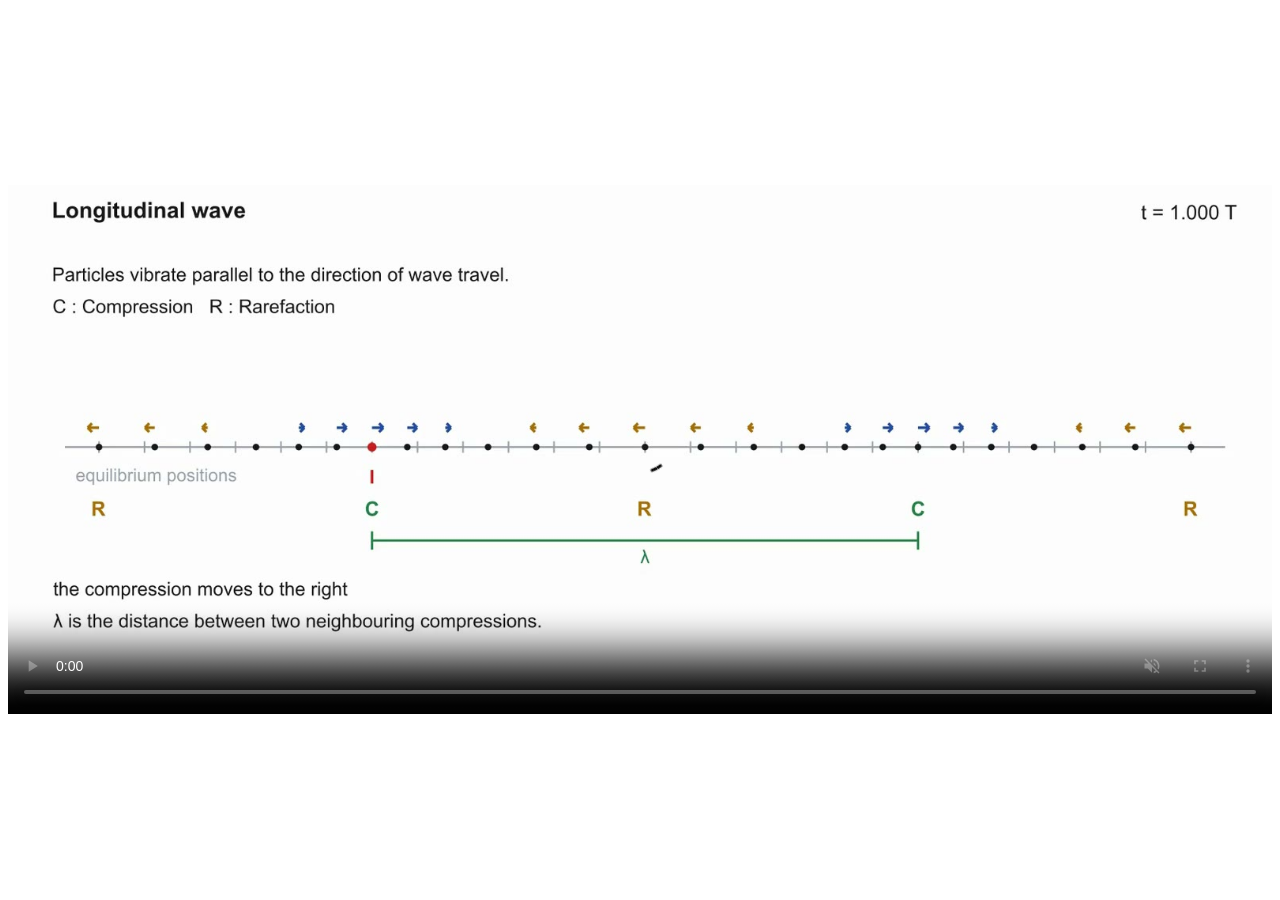
<file: explainers/jpwm01-p01-longitudinal/jpwm01-p01-longitudinal.html>
<!doctype html>
<html lang="en">
<head>
<meta charset="utf-8">
<meta name="viewport" content="width=device-width,initial-scale=1">
<title>A longitudinal wave · C and R (jpwm01 p1)</title>
<style>
  /* One panel film, opened from the reader's embed tab on p01. The card around
     this page is drawn by the reader (header with the title, close button), so
     the page itself is nothing but the film: it fills whatever the card gives
     it, keeps the film's 1600x670 aspect, and never scrolls. */
  html, body { margin: 0; height: 100%; overflow: hidden; background: #fff; }
  #wrap {
    height: 100%;
    display: flex;
    align-items: center;
    justify-content: center;
    padding: 8px;
    box-sizing: border-box;
  }
  video {
    display: block;
    max-width: 100%;
    max-height: 100%;
    width: auto;
    height: auto;
    background: #fff;
    outline: none;
  }
</style>
</head>
<body>
<div id="wrap">
  <video id="film" controls muted playsinline preload="auto"
    src="../../books/jpwm01/media/jpwm01-p01-longitudinal-v1.mp4"
    poster="../../books/jpwm01/media/jpwm01-p01-longitudinal-v1-poster.jpg"></video>
</div>
<script>
  // Opening the card was the tap that allows playback, so start on its own.
  // The film ends on the printed panel's finished state; it does not loop, and
  // the reader drops this iframe when the card closes, which stops the video.
  const film = document.getElementById("film");
  film.play().catch(() => {});
</script>
</body>
</html>
</file>
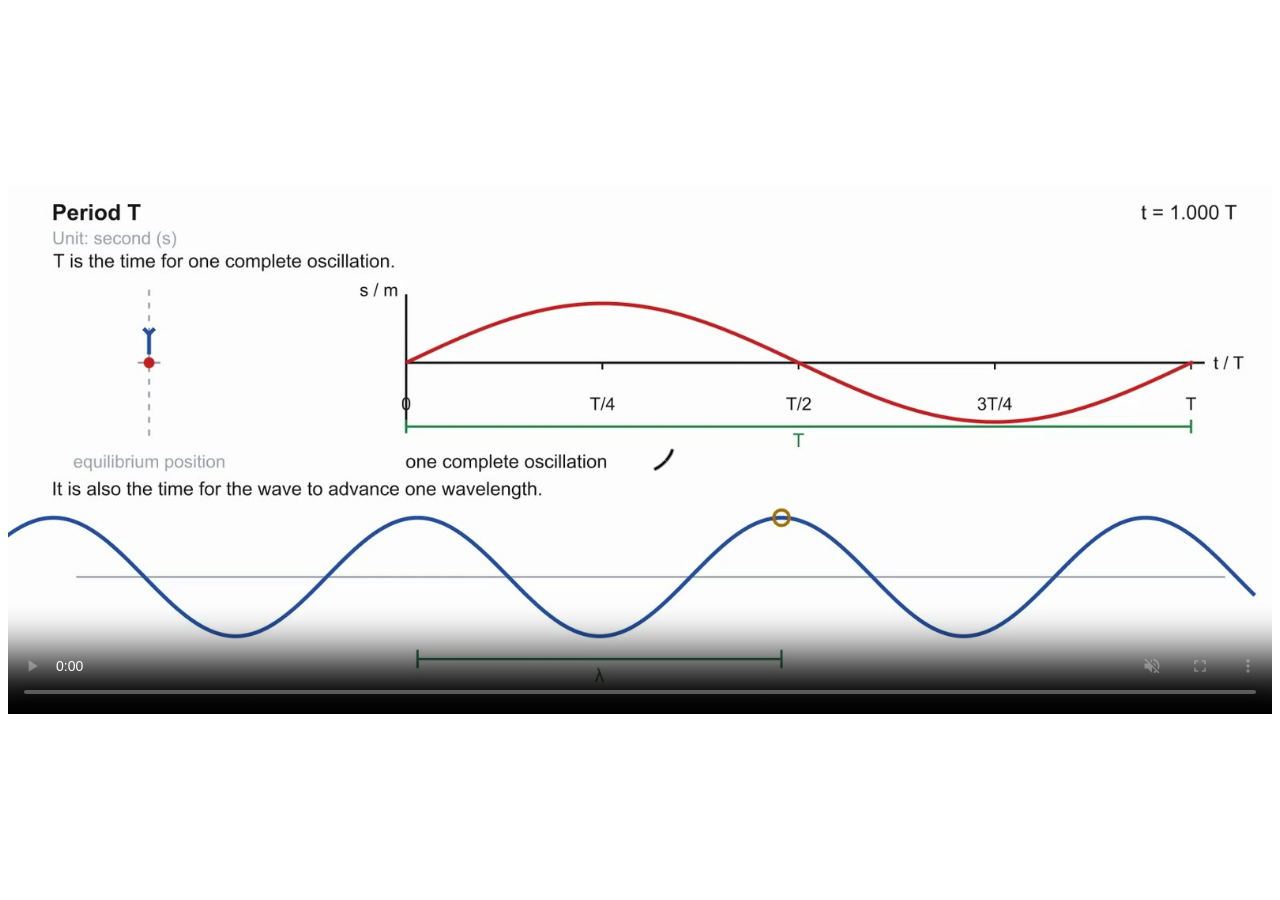
<file: explainers/jpwm01-p04-period/jpwm01-p04-period.html>
<!doctype html>
<html lang="en">
<head>
<meta charset="utf-8">
<meta name="viewport" content="width=device-width,initial-scale=1">
<title>Period T · one complete oscillation (jpwm01 p4)</title>
<style>
  /* One panel film, opened from the reader's embed tab on p04. The card around
     this page is drawn by the reader (header with the title, close button), so
     the page itself is nothing but the film: it fills whatever the card gives
     it, keeps the film's 1600x670 aspect, and never scrolls. */
  html, body { margin: 0; height: 100%; overflow: hidden; background: #fff; }
  #wrap {
    height: 100%;
    display: flex;
    align-items: center;
    justify-content: center;
    padding: 8px;
    box-sizing: border-box;
  }
  video {
    display: block;
    max-width: 100%;
    max-height: 100%;
    width: auto;
    height: auto;
    background: #fff;
    outline: none;
  }
</style>
</head>
<body>
<div id="wrap">
  <video id="film" controls muted playsinline preload="auto"
    src="../../books/jpwm01/media/jpwm01-p04-period-v1.mp4"
    poster="../../books/jpwm01/media/jpwm01-p04-period-v1-poster.jpg"></video>
</div>
<script>
  // Opening the card was the tap that allows playback, so start on its own.
  // The film ends on the printed panel's finished state; it does not loop, and
  // the reader drops this iframe when the card closes, which stops the video.
  const film = document.getElementById("film");
  film.play().catch(() => {});
</script>
</body>
</html>
</file>
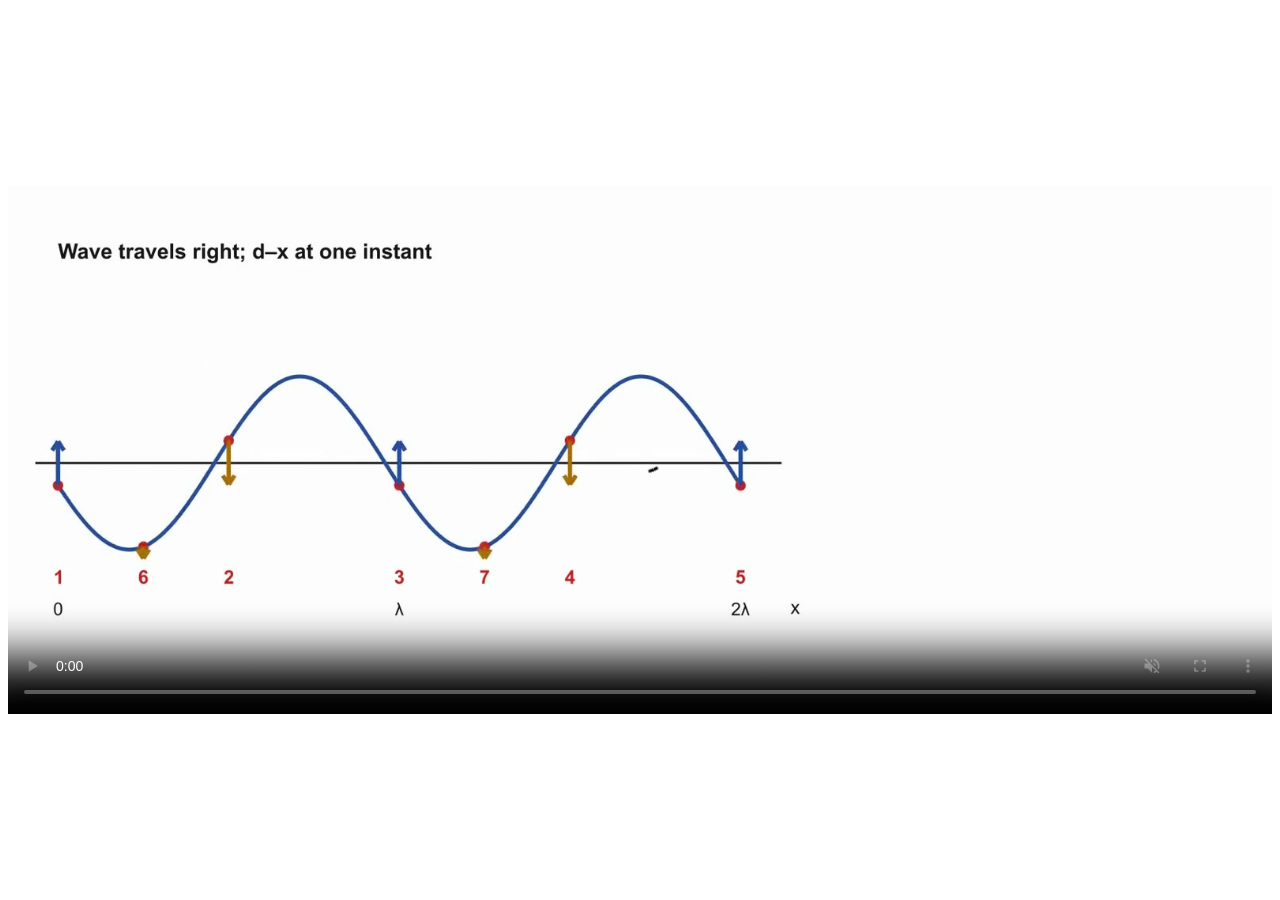
<file: explainers/jpwm01-p08-phase/jpwm01-p08-phase.html>
<!doctype html>
<html lang="en">
<head>
<meta charset="utf-8">
<meta name="viewport" content="width=device-width,initial-scale=1">
<title>Phase · in phase, out of phase, antiphase (jpwm01 p8)</title>
<style>
  /* One panel film, opened from the reader's embed tab on p08. The card around
     this page is drawn by the reader (header with the title, close button), so
     the page itself is nothing but the film: it fills whatever the card gives
     it, keeps the film's 1600x670 aspect, and never scrolls. */
  html, body { margin: 0; height: 100%; overflow: hidden; background: #fff; }
  #wrap {
    height: 100%;
    display: flex;
    align-items: center;
    justify-content: center;
    padding: 8px;
    box-sizing: border-box;
  }
  video {
    display: block;
    max-width: 100%;
    max-height: 100%;
    width: auto;
    height: auto;
    background: #fff;
    outline: none;
  }
</style>
</head>
<body>
<div id="wrap">
  <video id="film" controls muted playsinline preload="auto"
    src="../../books/jpwm01/media/jpwm01-p08-phase-v2.mp4"
    poster="../../books/jpwm01/media/jpwm01-p08-phase-v2-poster.jpg"></video>
</div>
<script>
  // Opening the card was the tap that allows playback, so start on its own.
  // The film ends on the printed t = 0 state; it does not loop, and the reader
  // drops this iframe when the card closes, which stops the video.
  const film = document.getElementById("film");
  film.play().catch(() => {});
</script>
</body>
</html>
</file>
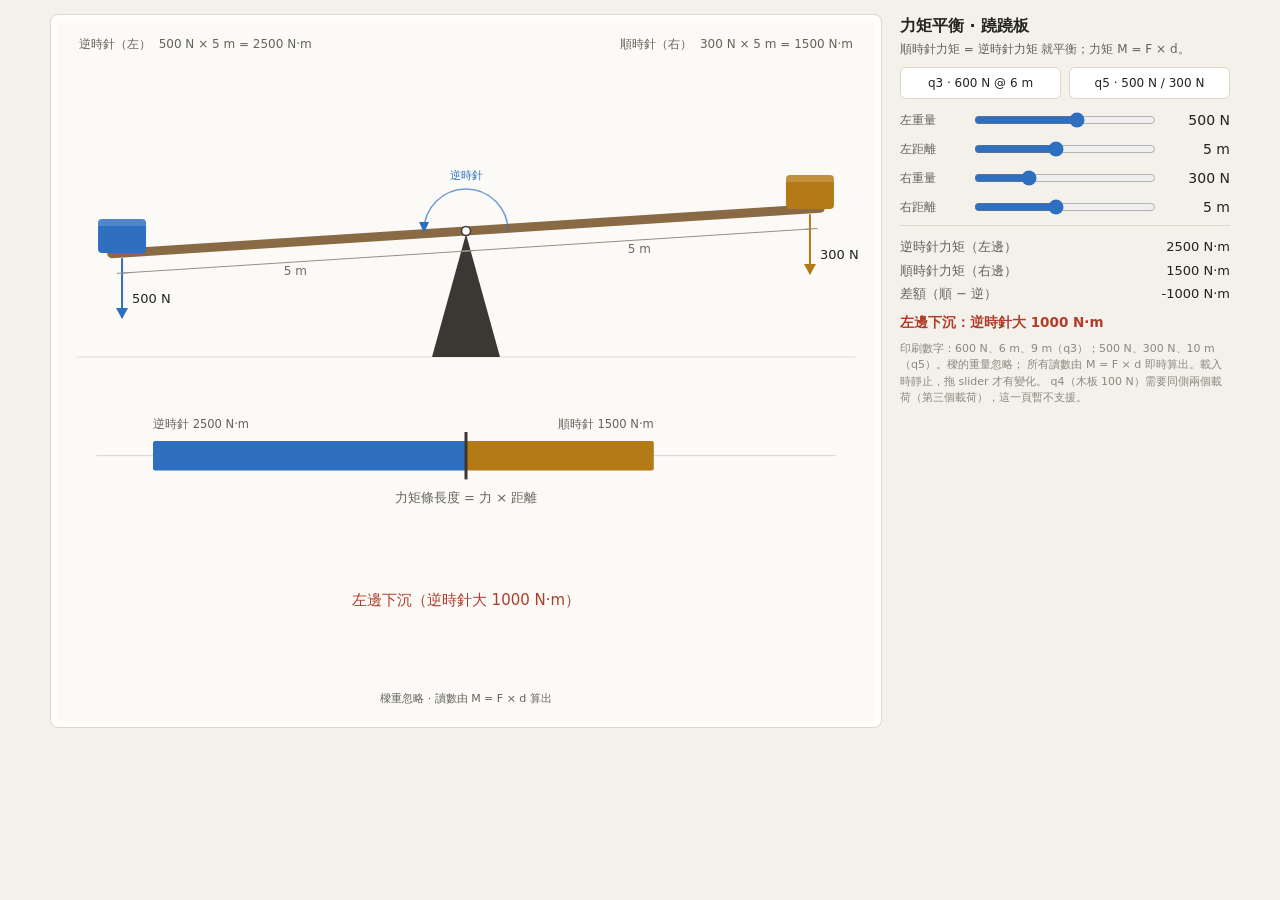
<file: explainers/moment-balance/moment-balance.html>
<!doctype html>
<html lang="zh-Hant">
<head>
<meta charset="utf-8">
<meta name="viewport" content="width=device-width,initial-scale=1">
<title>力矩平衡 · 蹺蹺板（jpfm08 p3）</title>
<style>
  :root { --ink:#23231f; --ink2:#63635a; --line:#dcd7ca; --card:#fffefb; --accent:#2f6fbf; --amber:#b47a17; --red:#b03c2c; --green:#2e7d5b; }
  html,body { margin:0; padding:0; background:#f4f1ea; color:var(--ink);
    font:14px/1.5 ui-sans-serif,system-ui,"Segoe UI","PingFang TC","Microsoft JhengHei",sans-serif; }
  #app { display:grid; grid-template-columns:minmax(0,1fr) 330px; gap:18px;
    max-width:1180px; margin:0 auto; padding:14px 16px 10px; }
  #stage { background:var(--card); border:1px solid var(--line); border-radius:8px;
    padding:6px; touch-action:none; min-width:0; }
  #canvas-holder { display:block; line-height:0; }
  #canvas-holder canvas { display:block; width:100% !important; height:auto !important; border-radius:4px; }
  h1 { font-size:16px; margin:0 0 2px; font-weight:600; }
  .sub { color:var(--ink2); font-size:12px; margin:0 0 9px; }
  .presets { display:flex; gap:8px; margin:0 0 10px; }
  .presets button { flex:1; font:inherit; font-size:12px; padding:6px 4px; border:1px solid var(--line);
    border-radius:6px; background:#fff; color:var(--ink); cursor:pointer; }
  .presets button:hover { background:#f6f3ec; }
  .presets button.on { border-color:var(--accent); color:var(--accent); }
  .row { display:flex; align-items:center; gap:8px; margin:0 0 7px; }
  .row label { width:64px; flex:none; color:var(--ink2); font-size:12px; }
  .row input[type=range] { flex:1; min-width:0; accent-color:var(--accent); height:18px; }
  .row output { width:64px; flex:none; text-align:right; font-variant-numeric:tabular-nums; }
  .read { border-top:1px solid var(--line); padding-top:9px; margin-top:6px; }
  .read div { display:flex; justify-content:space-between; gap:10px; font-variant-numeric:tabular-nums;
    padding:2px 0; font-size:13px; }
  .read span:first-child { color:var(--ink2); }
  .state { margin-top:6px; font-size:13.5px; font-weight:600; color:var(--red); min-height:20px; }
  .state.balanced { color:var(--green); }
  .cap { font-size:11px; color:#8a887f; margin-top:9px; line-height:1.5; }
  @media (max-width:900px) { #app { grid-template-columns:minmax(0,1fr); } }
</style>
</head>
<body>
<div id="app">
  <div id="stage"><div id="canvas-holder"></div></div>
  <div id="panel">
    <h1>力矩平衡 · 蹺蹺板</h1>
    <p class="sub">順時針力矩 = 逆時針力矩 就平衡；力矩 M = F × d。</p>

    <div class="presets">
      <button id="p3" type="button">q3 · 600 N @ 6 m</button>
      <button id="p5" type="button">q5 · 500 N / 300 N</button>
    </div>

    <div class="row">
      <label for="fl">左重量</label>
      <input id="fl" type="range" min="100" max="800" step="10" value="500">
      <output id="fl-out">500 N</output>
    </div>
    <div class="row">
      <label for="dl">左距離</label>
      <input id="dl" type="range" min="1" max="10" step="0.5" value="5">
      <output id="dl-out">5 m</output>
    </div>
    <div class="row">
      <label for="fr">右重量</label>
      <input id="fr" type="range" min="100" max="800" step="10" value="300">
      <output id="fr-out">300 N</output>
    </div>
    <div class="row">
      <label for="dr">右距離</label>
      <input id="dr" type="range" min="1" max="10" step="0.5" value="5">
      <output id="dr-out">5 m</output>
    </div>

    <div class="read">
      <div><span>逆時針力矩（左邊）</span><span id="o-acw">—</span></div>
      <div><span>順時針力矩（右邊）</span><span id="o-cw">—</span></div>
      <div><span>差額（順 − 逆）</span><span id="o-diff">—</span></div>
    </div>
    <div class="state" id="state">—</div>
    <div class="cap">印刷數字：600 N、6 m、9 m（q3）；500 N、300 N、10 m（q5）。樑的重量忽略；
      所有讀數由 M = F × d 即時算出。載入時靜止，拖 slider 才有變化。
      q4（木板 100 N）需要同側兩個載荷（第三個載荷），這一頁暫不支援。</div>
  </div>
</div>

<script src="../p5.min.js"></script>
<script>
const S = { fl: 500, dl: 5, fr: 300, dr: 5 };
const MAX_TILT = 0.16;            // 最大傾角（弧度），純視覺
const C = {
  paper: [251, 250, 247], ground: [224, 219, 208], ink: [35, 35, 31], ink2: [99, 99, 90],
  beam: [138, 106, 69], left: [47, 111, 191], right: [180, 122, 23], green: [46, 125, 91],
};

function moments() { return { acw: S.fl * S.dl, cw: S.fr * S.dr }; }
const num = (v) => (Math.round(v * 10) / 10).toFixed(1).replace(/\.0$/, '');

function sync() {
  document.getElementById('fl-out').textContent = S.fl + ' N';
  document.getElementById('dl-out').textContent = num(S.dl) + ' m';
  document.getElementById('fr-out').textContent = S.fr + ' N';
  document.getElementById('dr-out').textContent = num(S.dr) + ' m';

  const { acw, cw } = moments();
  const diff = cw - acw;
  document.getElementById('o-acw').textContent = acw + ' N·m';
  document.getElementById('o-cw').textContent = cw + ' N·m';
  document.getElementById('o-diff').textContent = (diff > 0 ? '+' : '') + num(diff) + ' N·m';

  const state = document.getElementById('state');
  if (Math.abs(diff) < 0.5) {
    state.className = 'state balanced';
    state.textContent = '平衡：F = ' + S.fr + ' N（' + S.fl + ' N × ' + num(S.dl) + ' m = ' +
      S.fr + ' N × ' + num(S.dr) + ' m = ' + acw + ' N·m）';
  } else if (diff > 0) {
    state.className = 'state';
    state.textContent = '右邊下沉：順時針大 ' + num(diff) + ' N·m';
  } else {
    state.className = 'state';
    state.textContent = '左邊下沉：逆時針大 ' + num(-diff) + ' N·m';
  }
}

function setState(fl, dl, fr, dr) {
  S.fl = fl; S.dl = dl; S.fr = fr; S.dr = dr;
  document.getElementById('fl').value = String(fl);
  document.getElementById('dl').value = String(dl);
  document.getElementById('fr').value = String(fr);
  document.getElementById('dr').value = String(dr);
  sync();
  redraw();
}

function canvasSize() {
  const holder = document.getElementById('canvas-holder');
  const w = Math.max(320, Math.floor(holder.clientWidth || 800));
  const h = Math.max(420, Math.min(700, window.innerHeight - 120, Math.round(w * 0.9) + 120));
  return { w, h };
}

function setup() {
  const { w, h } = canvasSize();
  const c = createCanvas(w, h);
  c.parent('canvas-holder');
  noLoop();
  textFont('system-ui, sans-serif');
  sync();
  redraw();
}

function windowResized() {
  const { w, h } = canvasSize();
  resizeCanvas(w, h);
  redraw();
}

function draw() {
  const W = width, H = height;
  const { acw, cw } = moments();
  const diff = cw - acw;
  const ref = Math.max(acw, cw, 1);
  const tilt = Math.max(-1, Math.min(1, diff / ref)) * MAX_TILT;

  const half = Math.max(Math.max(S.dl, S.dr) + 0.15, 2.6);   // 樑的半長（米）：剛好到最遠那個磅
  const ppm = (W / 2 - 54) / half;                          // 每米像素：隨距離自動定
  const cx = W / 2;
  const cy = H * 0.30;
  const ground = cy + H * 0.18;
  const barTop = H * 0.60;
  const barH = Math.max(16, H * 0.042);
  const stateY = H * 0.84;

  const cos = Math.cos(tilt), sin = Math.sin(tilt);
  const at = (m) => [cx + m * ppm * cos, cy + m * ppm * sin];

  background(...C.paper);

  // 地面
  stroke(...C.ground); strokeWeight(1);
  line(20, ground, W - 20, ground);

  // 支點（三角座 + 軸針）
  noStroke(); fill(58, 56, 50);
  triangle(cx - 34, ground, cx + 34, ground, cx, cy + 3);

  // 樑
  push();
  translate(cx, cy);
  rotate(tilt);
  stroke(...C.beam); strokeWeight(9); strokeCap(ROUND);
  line(-half * ppm, 0, half * ppm, 0);
  pop();

  // 左右兩邊：磅、力箭咀、距離標註
  side(-S.dl, S.fl, C.left);
  side(S.dr, S.fr, C.right);

  // 軸針最後畫，短臂時磅都唔會遮住支點
  noStroke(); fill(...C.paper); stroke(58, 56, 50); strokeWeight(1.5);
  circle(cx, cy, 9);
  noStroke();

  // 轉向箭咀：邊一邊力矩大，就指向那一邊轉
  if (Math.abs(diff) > 0.5) {
    const r = 42;
    noFill(); stroke(47, 111, 191, 170); strokeWeight(1.6);
    arc(cx, cy, r * 2, r * 2, PI, TWO_PI);   // 上半圓，由左掃去右（順時針）
    noStroke(); fill(47, 111, 191);
    if (diff > 0) triangle(cx + r - 5, cy - 9, cx + r + 5, cy - 9, cx + r, cy + 2);
    else triangle(cx - r - 5, cy - 9, cx - r + 5, cy - 9, cx - r, cy + 2);
    textAlign(CENTER, BOTTOM); textSize(11); fill(47, 111, 191);
    text(diff > 0 ? '順時針' : '逆時針', cx, cy - r - 7);
  } else {
    textAlign(CENTER, BOTTOM); textSize(11); fill(...C.green);
    text('力矩相等', cx, cy - 52);
  }

  // 兩角讀數（窄畫面改成兩行，唔會撞埋）
  const narrow = W < 620;
  noStroke();
  if (narrow) {
    textSize(11); fill(...C.ink2);
    textAlign(LEFT, TOP);
    text('逆時針 ' + S.fl + '×' + num(S.dl) + ' = ' + acw + ' N·m', 18, 14);
    text('順時針 ' + S.fr + '×' + num(S.dr) + ' = ' + cw + ' N·m', 18, 32);
  } else {
    textSize(12); fill(...C.ink2);
    textAlign(LEFT, TOP);
    text('逆時針（左）  ' + S.fl + ' N × ' + num(S.dl) + ' m = ' + acw + ' N·m', 22, 18);
    textAlign(RIGHT, TOP);
    text('順時針（右）  ' + S.fr + ' N × ' + num(S.dr) + ' m = ' + cw + ' N·m', W - 22, 18);
  }

  // 力矩條：長度 ∝ 力矩，左右對照，一眼睇出邊邊大
  const maxM = Math.max(acw, cw, 1);
  const unit = (W / 2 - 96) / maxM;
  const midY = barTop + barH / 2;
  stroke(216, 210, 198); strokeWeight(1);
  line(40, midY, W - 40, midY);
  noStroke();
  fill(...C.left); rect(cx - acw * unit, barTop, acw * unit, barH, 2);
  fill(...C.right); rect(cx, barTop, cw * unit, barH, 2);
  fill(58, 56, 50);
  rect(cx - 1.5, barTop - 9, 3, barH + 18);
  textSize(11.5);
  fill(...C.ink2);
  if (narrow) {
    textAlign(LEFT, TOP); text('逆時針 ' + acw + ' N·m', 40, barTop + barH + 8);
    textAlign(RIGHT, TOP); text('順時針 ' + cw + ' N·m', W - 40, barTop + barH + 8);
    textAlign(CENTER, TOP); textSize(12);
    text('力矩條長度 = 力 × 距離', cx, barTop + barH + 30);
  } else {
    textAlign(LEFT, BOTTOM); text('逆時針 ' + acw + ' N·m', cx - acw * unit, barTop - 10);
    textAlign(RIGHT, BOTTOM); text('順時針 ' + cw + ' N·m', cx + cw * unit, barTop - 10);
    textAlign(CENTER, TOP); textSize(13); fill(...C.ink2);
    text('力矩條長度 = 力 × 距離', cx, barTop + barH + 22);
  }

  // 底部狀態
  textAlign(CENTER, BOTTOM); textSize(15);
  if (Math.abs(diff) < 0.5) {
    fill(...C.green);
    text('平衡 —— 順時針 = 逆時針 = ' + acw + ' N·m', cx, stateY);
  } else if (diff > 0) {
    fill(176, 60, 44);
    text('右邊下沉（順時針大 ' + num(diff) + ' N·m）', cx, stateY);
  } else {
    fill(176, 60, 44);
    text('左邊下沉（逆時針大 ' + num(-diff) + ' N·m）', cx, stateY);
  }
  textAlign(CENTER, BOTTOM); textSize(11); fill(...C.ink2);
  text('樑重忽略 · 讀數由 M = F × d 算出', cx, H - 16);

  function side(m, force, colour) {
    const [px, py] = at(m);
    // 磅（直立方塊，坐在樑上）
    noStroke(); fill(...colour);
    rect(px - 24, py - 34, 48, 34, 4);
    fill(255, 255, 255, 42);
    rect(px - 24, py - 34, 48, 7, 4, 4, 0, 0);
    // 力箭咀（向下，重力）
    stroke(...colour); strokeWeight(2); strokeCap(ROUND);
    line(px, py + 6, px, py + 64);
    noStroke(); fill(...colour);
    triangle(px - 6, py + 55, px + 6, py + 55, px, py + 66);
    textAlign(LEFT, CENTER); textSize(13); fill(...C.ink);
    text(force + ' N', px + 10, py + 46);
    // 距離標註：由支點沿樑拉到磅，偏下 20 px
    const nx = -sin, ny = cos;
    const ax = cx + nx * 20, ay = cy + ny * 20;
    const bx = px + nx * 20, by = py + ny * 20;
    stroke(150, 144, 132); strokeWeight(1);
    line(ax, ay, bx, by);
    for (const [ox, oy] of [[ax, ay], [bx, by]]) {
      line(ox - cos * 6, oy - sin * 6, ox + cos * 6, oy + sin * 6);
    }
    noStroke(); fill(110, 106, 96);
    textAlign(CENTER, TOP); textSize(12);
    text(num(Math.abs(m)) + ' m', (ax + bx) / 2, (ay + by) / 2 + 4);
  }
}

function bindSlider(id, key, scale) {
  const el = document.getElementById(id);
  el.addEventListener('input', () => {
    S[key] = Number(el.value) * scale;
    sync();
    redraw();
  });
}
bindSlider('fl', 'fl', 1);
bindSlider('dl', 'dl', 1);
bindSlider('fr', 'fr', 1);
bindSlider('dr', 'dr', 1);

document.getElementById('p3').addEventListener('click', () => {
  setState(600, 6, 300, 9);     // 右邊重量留給學生拖：拖到 400 N 就平衡
});
document.getElementById('p5').addEventListener('click', () => {
  setState(500, 5, 300, 5);     // 10 m 樑、兩邊各 5 m；重的要移入 2 m（3 m）才平衡
});
</script>
</body>
</html>
</file>
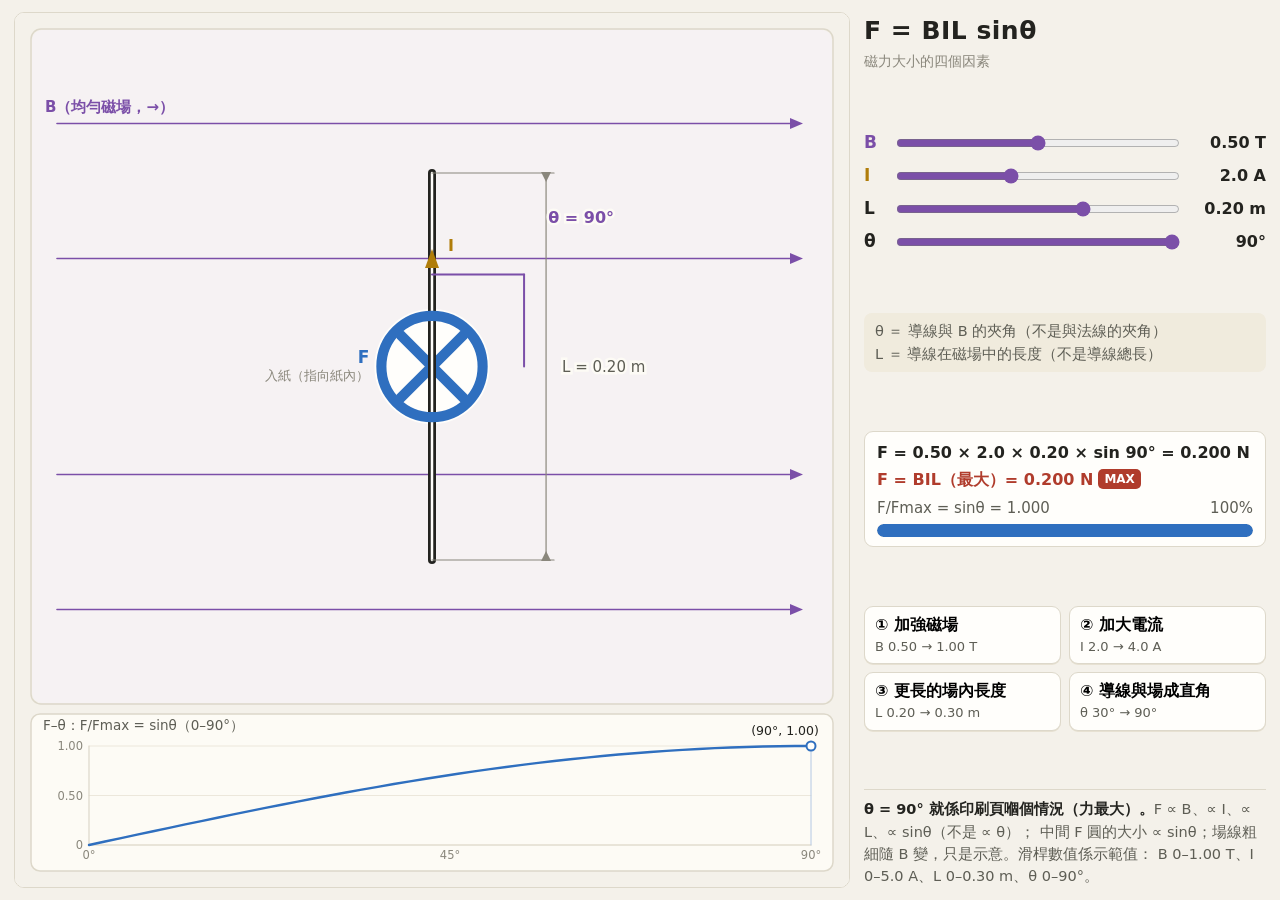
<file: explainers/spem05-force-factors/spem05-force-factors.html>
<!doctype html>
<html lang="zh-Hant">
<head>
<meta charset="utf-8">
<meta name="viewport" content="width=device-width,initial-scale=1">
<title>磁力大小的四個因素：F = BIL sinθ（spem05 p3）</title>
<!-- p5.js — LGPL-2.1 — loaded unmodified as an external file: ../p5.min.js -->
<style>
  :root{
    --ink:#23231f; --ink2:#5e5e55; --ink3:#8a877c; --line:#ddd8ca; --card:#fffefb;
    --paper:#f4f1ea; --chip:#f0ebdd;
    --cF:#2f6fbf; --cB:#7b4fa8; --cI:#b07d0a; --green:#2e7d5b; --max:#b03c2c;
  }
  html,body{height:100%;margin:0;padding:0;background:var(--paper);color:var(--ink);
    font:16px/1.5 ui-sans-serif,system-ui,"Segoe UI","PingFang TC","Microsoft JhengHei",sans-serif;
    overflow:hidden;-webkit-text-size-adjust:100%;}
  #app{height:100%;box-sizing:border-box;display:grid;
    grid-template-columns:minmax(0,1fr) 402px;gap:14px;padding:12px 14px;overflow:hidden;}
  #stage{position:relative;min-width:0;min-height:0;background:var(--card);
    border:1px solid var(--line);border-radius:10px;touch-action:none;overflow:hidden;}
  #canvas-holder{position:absolute;inset:0;line-height:0;}

  #panel{min-width:0;min-height:0;display:flex;flex-direction:column;gap:10px;overflow:hidden;
    justify-content:space-between;}
  .kick{font-size:25px;font-weight:700;letter-spacing:.5px;}
  .kick small{display:block;font-size:14px;font-weight:500;color:var(--ink3);letter-spacing:0;margin-top:1px;}

  .sliders{display:flex;flex-direction:column;gap:7px;}
  .row{display:flex;align-items:center;gap:10px;}
  .row label{width:20px;flex:none;font-weight:700;font-size:17px;}
  .row input[type=range]{flex:1;min-width:0;accent-color:var(--cB);height:22px;}
  .row output{width:74px;flex:none;text-align:right;font-variant-numeric:tabular-nums;
    font-size:16px;font-weight:600;}
  .bB label{color:var(--cB);} .bI label{color:var(--cI);} .bL label,.bth label{color:var(--ink);}

  .defs{background:var(--chip);border-radius:8px;padding:7px 11px;font-size:14.5px;
    color:var(--ink2);line-height:1.55;}

  .read{background:var(--card);border:1px solid var(--line);border-radius:9px;padding:9px 12px;}
  .read .f{font-size:16px;font-variant-numeric:tabular-nums;font-weight:600;}
  .read .mx{display:none;font-size:16px;font-weight:700;color:var(--max);
    font-variant-numeric:tabular-nums;margin-top:3px;}
  .read .mx.on{display:block;}
  .badge{display:inline-block;font-size:12px;font-weight:700;color:#fff;background:var(--max);
    border-radius:5px;padding:1px 6px;margin-left:5px;vertical-align:2px;}
  .rat{display:flex;justify-content:space-between;gap:8px;font-size:15px;color:var(--ink2);
    margin-top:5px;font-variant-numeric:tabular-nums;}
  .bar{height:13px;border-radius:7px;background:#e8e2d4;overflow:hidden;margin-top:5px;}
  .bar i{display:block;height:100%;width:0;background:var(--cF);border-radius:7px;transition:none;}

  .tnote{display:none;font-size:14.5px;color:var(--ink2);}
  .tnote.on{display:block;}

  .demos{display:grid;grid-template-columns:1fr 1fr;gap:8px;}
  .demos button{font:inherit;text-align:left;padding:8px 10px;border-radius:9px;
    border:1px solid var(--line);background:var(--card);cursor:pointer;
    box-shadow:0 1px 0 #e7e1d2;line-height:1.35;}
  .demos button:hover{background:#f8f5ec;}
  .demos button:active{transform:translateY(1px);}
  .demos button b{display:block;font-size:15.5px;font-weight:700;}
  .demos button span{display:block;font-size:13px;color:var(--ink2);margin-top:2px;
    font-variant-numeric:tabular-nums;}
  .demos button[aria-pressed=true]{border-color:var(--cB);background:#f5f0fa;}

  .cap{font-size:14.5px;color:var(--ink2);line-height:1.55;
    border-top:1px solid var(--line);padding-top:8px;}
  .cap b{color:var(--ink);}
  @media (max-width:980px){
    #app{grid-template-columns:minmax(0,1fr) 352px;gap:10px;padding:10px;}
    .kick{font-size:22px;} .read .f,.read .mx{font-size:15px;} .demos button b{font-size:14.5px;}
  }
</style>
</head>
<body>
<div id="app">
  <div id="stage"><div id="canvas-holder"></div></div>

  <aside id="panel">
    <div class="kick">F = BIL sinθ<small>磁力大小的四個因素</small></div>

    <div class="sliders">
      <div class="row bB"><label for="B">B</label><input id="B" type="range" min="0" max="1" step="0.05" value="0.50"><output id="oB">0.50 T</output></div>
      <div class="row bI"><label for="I">I</label><input id="I" type="range" min="0" max="5" step="0.1" value="2"><output id="oI">2.0 A</output></div>
      <div class="row bL"><label for="L">L</label><input id="L" type="range" min="0" max="0.3" step="0.01" value="0.2"><output id="oL">0.20 m</output></div>
      <div class="row bth"><label for="th">θ</label><input id="th" type="range" min="0" max="90" step="5" value="90"><output id="oth">90°</output></div>
    </div>

    <div class="defs">
      <div>θ ＝ 導線與 B 的夾角（不是與法線的夾角）</div>
      <div>L ＝ 導線在磁場中的長度（不是導線總長）</div>
    </div>

    <div class="read">
      <div class="f" id="fLine">F = 0.50 × 2.0 × 0.20 × sin 90° = 0.200 N</div>
      <div class="mx" id="maxLine">F = BIL（最大）= 0.200 N<span class="badge">MAX</span></div>
      <div class="rat"><span id="ratLine">F/Fmax = sinθ = 1.000</span><span id="ratPct">100%</span></div>
      <div class="bar"><i id="barFill"></i></div>
    </div>

    <div class="tnote" id="tnote">轉 θ 只改大小，F 仍然 ⊥ 導線、⊥ B。</div>

    <div class="demos">
      <button type="button" data-demo="b"><b>① 加強磁場</b><span>B 0.50 → 1.00 T</span></button>
      <button type="button" data-demo="i"><b>② 加大電流</b><span>I 2.0 → 4.0 A</span></button>
      <button type="button" data-demo="l"><b>③ 更長的場內長度</b><span>L 0.20 → 0.30 m</span></button>
      <button type="button" data-demo="th"><b>④ 導線與場成直角</b><span>θ 30° → 90°</span></button>
    </div>

    <div class="cap">
      <b>θ = 90° 就係印刷頁嗰個情況（力最大）。</b>F ∝ B、∝ I、∝ L、∝ sinθ（不是 ∝ θ）；
      中間 F 圓的大小 ∝ sinθ；場線粗細隨 B 變，只是示意。滑桿數值係示範值：
      B 0–1.00 T、I 0–5.0 A、L 0–0.30 m、θ 0–90°。
    </div>
  </aside>
</div>

<script src="../p5.min.js"></script>
<script>
/* ------------------------------------------------------------------
   磁力大小 F = BIL sinθ（spem05 p3）
   F 永遠垂直紙面（⊗ 入紙面）；θ 只改大小。
   導線完全在均勻場內，L 由滑桿獨立控制（唔係跨固定極隙）。
   ------------------------------------------------------------------ */
const C = {
  paper:[244,241,234], card:[255,254,251], ink:[35,35,31], ink2:[94,94,85], ink3:[138,135,124],
  line:[221,216,202], grid:[236,231,219],
  F:[47,111,191], B:[123,79,168], I:[176,125,10], green:[46,125,91], maxc:[176,60,44],
};

const DEF = { B:0.50, I:2.0, L:0.20, th:90 };       // 預設＝印刷頁嗰個情況
const S   = { ...DEF };
const STEP = { B:0.05, I:0.1, L:0.01, th:5 };

const f2 = (v) => v.toFixed(2);
const f1 = (v) => v.toFixed(1);
function sig3(v){
  if (Math.abs(v) < 1e-12) return '0';
  const e = Math.floor(Math.log10(Math.abs(v)));
  return v.toFixed(Math.max(0, 2 - e));
}
const force = () => S.B * S.I * S.L * Math.sin(radians(S.th));
const ratio = () => Math.sin(radians(S.th));

/* ---------------- 讀數 ---------------- */
function sync(){
  const Fv = force(), r = ratio();
  document.getElementById('oB').textContent  = f2(S.B) + ' T';
  document.getElementById('oI').textContent  = f1(S.I) + ' A';
  document.getElementById('oL').textContent  = f2(S.L) + ' m';
  document.getElementById('oth').textContent = Math.round(S.th) + '°';
  document.getElementById('B').value  = String(S.B);
  document.getElementById('I').value  = String(S.I);
  document.getElementById('L').value  = String(S.L);
  document.getElementById('th').value = String(Math.round(S.th));

  const fl = document.getElementById('fLine');
  const mx = document.getElementById('maxLine');
  const tn = document.getElementById('tnote');

  if (S.th <= 0.001){
    fl.textContent = 'F = 0 N（導線與 B 平行，無磁力）';
  } else {
    fl.textContent = 'F = ' + f2(S.B) + ' × ' + f1(S.I) + ' × ' + f2(S.L)
      + ' × sin ' + Math.round(S.th) + '° = ' + sig3(Fv) + ' N';
  }
  // MAX 行：θ = 90° 之外，仲要 Fmax ≠ 0 才出。
  // B／I／L = 0 時「F = BIL（最大）= 0 N ＋ MAX」對學生是矛盾訊號，索性唔顯示。
  const Fmax = S.B * S.I * S.L;
  const undef = Fmax <= 1e-12;                   // B／I／L 有 0 → F/Fmax 無定義
  mx.classList.toggle('on', Math.abs(S.th - 90) < 0.001 && !undef);
  mx.innerHTML = 'F = BIL（最大）= ' + sig3(Fmax) + ' N<span class="badge">MAX</span>';
  document.getElementById('ratLine').textContent = undef
    ? 'F/Fmax 無定義（B、I 或 L 為 0）'
    : 'F/Fmax = sinθ = ' + r.toFixed(3);
  document.getElementById('ratPct').textContent = undef ? '—' : Math.round(r * 100) + '%';
  document.getElementById('barFill').style.width = undef ? '0%' : (r * 100).toFixed(1) + '%';

  tn.classList.toggle('on', S.th > 0.001 && S.th < 89.999);
  redraw();
}

/* ---------------- 畫 ---------------- */
function fieldArrows(fld){
  if (S.B <= 0.001) return;                      // B = 0：沒有場線
  const wgt = 0.8 + 1.6 * S.B;                   // B 越大，場線越粗（強度的示意）
  const hs = 3.5 + 4.0 * S.B;
  stroke(...C.B); strokeWeight(wgt); strokeCap(ROUND);
  const rows = [0.14, 0.34, 0.66, 0.86];
  for (const f of rows){
    const y = fld.y + fld.h * f;
    const x0 = fld.x + 26, x1 = fld.x + fld.w - 30;
    line(x0, y, x1 - 12, y);
    noStroke(); fill(...C.B);
    triangle(x1, y, x1 - 13, y - hs, x1 - 13, y + hs);
    stroke(...C.B); noFill();
  }
  noStroke(); fill(...C.B); textAlign(LEFT, BOTTOM); textSize(15); textStyle(BOLD);
  text('B（均勻磁場，→）', fld.x + 14, fld.y + fld.h * 0.14 - 8);
  textStyle(NORMAL);
}

function drawField(W, H){
  const M = 16;
  const chartH = Math.max(116, Math.min(162, Math.round(H * 0.18)));
  const chartTop = H - M - chartH;
  const fld = { x: M, y: M, w: W - 2 * M, h: chartTop - 10 - M };
  noFill(); stroke(...C.line); strokeWeight(1.5);
  rect(fld.x, fld.y, fld.w, fld.h, 10);
  fill(246, 243, 253, 120); noStroke(); rect(fld.x + 1, fld.y + 1, fld.w - 2, fld.h - 2, 10);
  fieldArrows(fld);

  const c = { x: fld.x + fld.w / 2, y: fld.y + fld.h / 2 };
  const unit = Math.min(fld.w, fld.h);
  const scale = 0.86 * unit / 0.30;             // 固定比例：L 長短真係睇得出
  const half = S.L * scale / 2;                 // L = 0 就係 0，唔再用最小值撐一段 6 px 假導線
  const wireOn = half >= 1;                     // 短過 1 px 就當「場中導線長度 = 0」：整段唔畫
  const th = radians(S.th);
  const dir = { x: Math.cos(th), y: -Math.sin(th) };
  const nor = { x: Math.sin(th), y: Math.cos(th) };
  const p1 = { x: c.x - dir.x * half, y: c.y - dir.y * half };
  const p2 = { x: c.x + dir.x * half, y: c.y + dir.y * half };
  const rFmax = unit * 0.075;
  const rArc = unit * 0.22;
  const rF = unit * 0.075 * ratio();
  const fOn = force() > 1e-9;

  // 次序：① 白底圓 → ② ⊗ 的十字 → ③ 導線 → ④ ⊗ 的圓環 → ⑤ 標籤。
  // 導線壓在十字上面，L 短到 0.01 m 導線都一定連續見得到（唔會被十字的中間切開）；
  // 圓環最後畫，所以 ⊗ 的圓永遠係一個完整嘅圓，被導線壓住嘅只有圓環上落兩個窄位。
  // F = 0 時上面三樣都唔畫。
  if (fOn){
    noStroke(); fill(...C.card); circle(c.x, c.y, 2 * rF + 14);
    stroke(...C.F); strokeWeight(Math.max(2, rF * 0.20));
    const k = rF * 0.62;
    line(c.x - k, c.y - k, c.x + k, c.y + k);
    line(c.x - k, c.y + k, c.x + k, c.y - k);
  }

  if (wireOn){
  // 導線
  stroke(...C.ink); strokeWeight(8); strokeCap(ROUND);
  line(p1.x, p1.y, p2.x, p2.y);
  stroke(255, 254, 251); strokeWeight(2.5);
  line(p1.x, p1.y, p2.x, p2.y);

  // 電流方向（黃）；I = 0 沒有電流，唔畫箭咀
  const ia = { x: c.x + dir.x * half * 0.55, y: c.y + dir.y * half * 0.55 };
  if (S.I > 0.001){
    const aS = Math.min(1, half / 20);              // 導線短過 20 px 就把箭咀縮細，唔會伸出導線兩端
    noStroke(); fill(...C.I);
    push(); translate(ia.x, ia.y); rotate(Math.atan2(dir.y, dir.x));
    triangle(11 * aS, 0, -8 * aS, -7 * aS, -8 * aS, 7 * aS); pop();
    fill(...C.I); textAlign(LEFT, CENTER); textSize(16); textStyle(BOLD);
    text('I', ia.x + 16, ia.y - 14); textStyle(NORMAL);
  } else {
    noStroke(); fill(...C.ink3); textAlign(LEFT, CENTER); textSize(15); textStyle(BOLD);
    text('I = 0', ia.x + 14, ia.y - 8); textStyle(NORMAL);
  }

  // L 尺寸線：偏移要避開中心的 ⊗ 同 θ 的直角記號，否則會疊在同一條線上
  const o = Math.max(34, rFmax + 26, rArc * 0.62 + 22);
  stroke(...C.ink3); strokeWeight(1.2);
  line(p1.x, p1.y, p1.x + nor.x * (o + 8), p1.y + nor.y * (o + 8));
  line(p2.x, p2.y, p2.x + nor.x * (o + 8), p2.y + nor.y * (o + 8));
  const b1 = { x: p1.x + nor.x * o, y: p1.y + nor.y * o };
  const b2 = { x: p2.x + nor.x * o, y: p2.y + nor.y * o };
  line(b1.x, b1.y, b2.x, b2.y);
  noStroke(); fill(...C.ink3);
  push(); translate(b1.x, b1.y); rotate(Math.atan2(dir.y, dir.x));
  triangle(9, 0, -1, -5, -1, 5); pop();
  push(); translate(b2.x, b2.y); rotate(Math.atan2(dir.y, dir.x));
  triangle(-9, 0, 1, -5, 1, 5); pop();
  const lm = { x: (b1.x + b2.x) / 2 + nor.x * 16, y: (b1.y + b2.y) / 2 + nor.y * 16 };
  const lal = nor.x > 0.1 ? LEFT : (nor.x < -0.1 ? RIGHT : CENTER);
  textAlign(lal, CENTER); textSize(15); fill(...C.ink2);
  stroke(253, 251, 245); strokeWeight(5);            // 白色外框：貼住尺寸線都讀得到
  text('L = ' + f2(S.L) + ' m', lm.x, lm.y);
  noStroke();

  // θ 弧：參考方向就係處處可見的水平場線，唔另外畫長箭咀（會橫過 L 尺寸線）
  if (S.th >= 89.999){
    stroke(...C.B); strokeWeight(2); noFill();
    const q = rArc * 0.62;
    line(c.x + q, c.y, c.x + q, c.y - q); line(c.x + q, c.y - q, c.x, c.y - q);
  } else if (S.th > 0.001){
    stroke(...C.B); strokeWeight(2); noFill();
    arc(c.x, c.y, 2 * rArc, 2 * rArc, -th, 0);
  }
  const la = -th / 2;
  const tlx = c.x + Math.cos(la) * rArc * 1.42, tly = c.y + Math.sin(la) * rArc * 1.42;
  textAlign(CENTER, CENTER); textSize(16); textStyle(BOLD);
  stroke(253, 251, 245); strokeWeight(5);           // 外框：壓住場線都讀得到
  text('θ = ' + Math.round(S.th) + '°', tlx, tly);
  noStroke(); fill(...C.B);
  text('θ = ' + Math.round(S.th) + '°', tlx, tly);
  textStyle(NORMAL);
  } else {
    // L = 0：場中導線長度為 0 —— 導線、L 尺寸線、θ 弧全部唔畫，畫任何一段都係假象
    noStroke(); fill(...C.ink2); textAlign(CENTER, CENTER); textSize(16); textStyle(BOLD);
    text('L = 0：導線在場中的長度為 0', c.x, c.y + 34);
    textStyle(NORMAL);
  }

  // ⊗ 的圓環：放在導線之後，圓永遠完整
  if (fOn){
    stroke(...C.F); strokeWeight(Math.max(2, rF * 0.20)); noFill();
    circle(c.x, c.y, 2 * rF);
  }

  // F 的標籤最後畫（在導線之上）：細字唔會被導線壓住。
  // F = 0（θ=0 或 B／I／L = 0）時連圓環、十字都唔畫，寧願留白都唔畫一支細到睇不見的箭。
  if (fOn){
    noStroke(); fill(...C.F); textAlign(RIGHT, CENTER); textSize(17); textStyle(BOLD);
    text('F', c.x - rF - 12, c.y - 9);
    textSize(12.5); textStyle(NORMAL); fill(...C.ink3);
    text('入紙（指向紙內）', c.x - rF - 12, c.y + 9);
  } else {
    textAlign(CENTER, CENTER); textSize(16); textStyle(BOLD);
    stroke(253, 251, 245); strokeWeight(5);
    text('F = 0（無磁力）', c.x, c.y - 28);
    noStroke(); fill(...C.maxc);
    text('F = 0（無磁力）', c.x, c.y - 28);
    textStyle(NORMAL);
  }
  return chartTop;
}

function drawCurve(W, H, top){
  const bx = 16, by = top, bw = W - 32, bh = H - 16 - top;
  fill(253, 251, 245); stroke(...C.line); strokeWeight(1.5);
  rect(bx, by, bw, bh, 9);
  noStroke(); fill(...C.ink2); textAlign(LEFT, TOP); textSize(13.5);
  text('F–θ：F/Fmax = sinθ（0–90°）', bx + 12, by + 6);

  const pl = bx + 58, pr = bx + bw - 22, pt = by + 32, pb = by + bh - 26;
  const X = (a) => pl + (pr - pl) * (a / 90);
  const Y = (v) => pb - (pb - pt) * v;

  stroke(...C.grid); strokeWeight(1);
  for (const v of [0, 0.5, 1]) { line(pl, Y(v), pr, Y(v)); }
  stroke(...C.line); strokeWeight(1.2);
  line(pl, pt, pl, pb); line(pl, pb, pr, pb);
  noStroke(); fill(...C.ink3); textSize(11.5); textAlign(RIGHT, CENTER);
  text('0', pl - 6, Y(0)); text('0.50', pl - 6, Y(0.5)); text('1.00', pl - 6, Y(1));
  textAlign(CENTER, TOP);
  text('0°', pl, pb + 5); text('45°', X(45), pb + 5); text('90°', pr, pb + 5);

  noFill(); stroke(...C.F); strokeWeight(2.4); beginShape();
  for (let a = 0; a <= 90; a += 2) vertex(X(a), Y(Math.sin(radians(a))));
  endShape();

  const a0 = Math.max(0, Math.min(90, S.th)), v0 = ratio();
  stroke(180, 200, 228); strokeWeight(1);
  line(X(a0), Y(v0), X(a0), pb);
  noStroke(); fill(...C.card); stroke(...C.F); strokeWeight(2); circle(X(a0), Y(v0), 9);
  noStroke(); fill(...C.ink); textAlign(CENTER, BOTTOM); textSize(12.5);
  text('(' + Math.round(S.th) + '°, ' + v0.toFixed(2) + ')',
    Math.min(pr - 26, Math.max(pl + 26, X(a0))), Y(v0) - 8);
}

function draw(){
  background(...C.paper);
  const chartTop = drawField(width, height);
  drawCurve(width, height, chartTop);
}

/* ---------------- 一鍵演示：先設 before，再掃到 after ---------------- */
let raf = 0, guard = 0;
const DEMOS = {
  b:  { key:'B',  from:0.50, to:1.00 },
  i:  { key:'I',  from:2.0,  to:4.0  },
  l:  { key:'L',  from:0.20, to:0.30 },
  th: { key:'th', from:30,   to:90   },
};
function resetAll(){
  Object.assign(S, DEF);
  document.querySelectorAll('.demos button').forEach((b) => b.setAttribute('aria-pressed', 'false'));
}
function playDemo(id){
  const d = DEMOS[id];
  cancelAnimationFrame(raf); clearTimeout(guard);
  resetAll();
  S[d.key] = d.from;
  sync();
  const t0 = performance.now(), dur = 950;
  const step = (now) => {
    const k = Math.min(1, (now - t0) / dur);
    const e = k < 0.5 ? 2 * k * k : 1 - Math.pow(-2 * k + 2, 2) / 2;
    S[d.key] = d.from + (d.to - d.from) * e;
    if (k >= 1) S[d.key] = d.to;
    sync();
    if (k < 1) raf = requestAnimationFrame(step);
  };
  raf = requestAnimationFrame(step);
  // 保險：就算 rAF 被節流／掉幀，時間到都一定落到 after
  guard = setTimeout(() => { S[d.key] = d.to; sync(); }, dur + 90);
}

/* ---------------- 控制 ---------------- */
for (const id of ['B', 'I', 'L', 'th']){
  document.getElementById(id).addEventListener('input', (ev) => {
    cancelAnimationFrame(raf); clearTimeout(guard);
    document.querySelectorAll('.demos button').forEach((b) => b.setAttribute('aria-pressed', 'false'));
    S[id] = Number(ev.target.value);
    sync();
  });
}
document.querySelectorAll('.demos button').forEach((btn) => {
  btn.addEventListener('click', () => {
    document.querySelectorAll('.demos button').forEach((b) => b.setAttribute('aria-pressed', 'false'));
    btn.setAttribute('aria-pressed', 'true');
    playDemo(btn.dataset.demo);
  });
});

/* ---------------- p5 ---------------- */
function canvasSize(){
  const h = document.getElementById('canvas-holder');
  return { w: Math.max(300, Math.floor(h.clientWidth)), h: Math.max(300, Math.floor(h.clientHeight)) };
}
function setup(){
  const { w, h } = canvasSize();
  createCanvas(w, h).parent('canvas-holder');
  pixelDensity(Math.min(2, window.devicePixelRatio || 1));
  noLoop(); textFont('system-ui, "PingFang TC", "Microsoft JhengHei", sans-serif');
  sync();
}
function windowResized(){
  const { w, h } = canvasSize();
  resizeCanvas(w, h);
  redraw();
}
</script>
</body>
</html>
</file>
